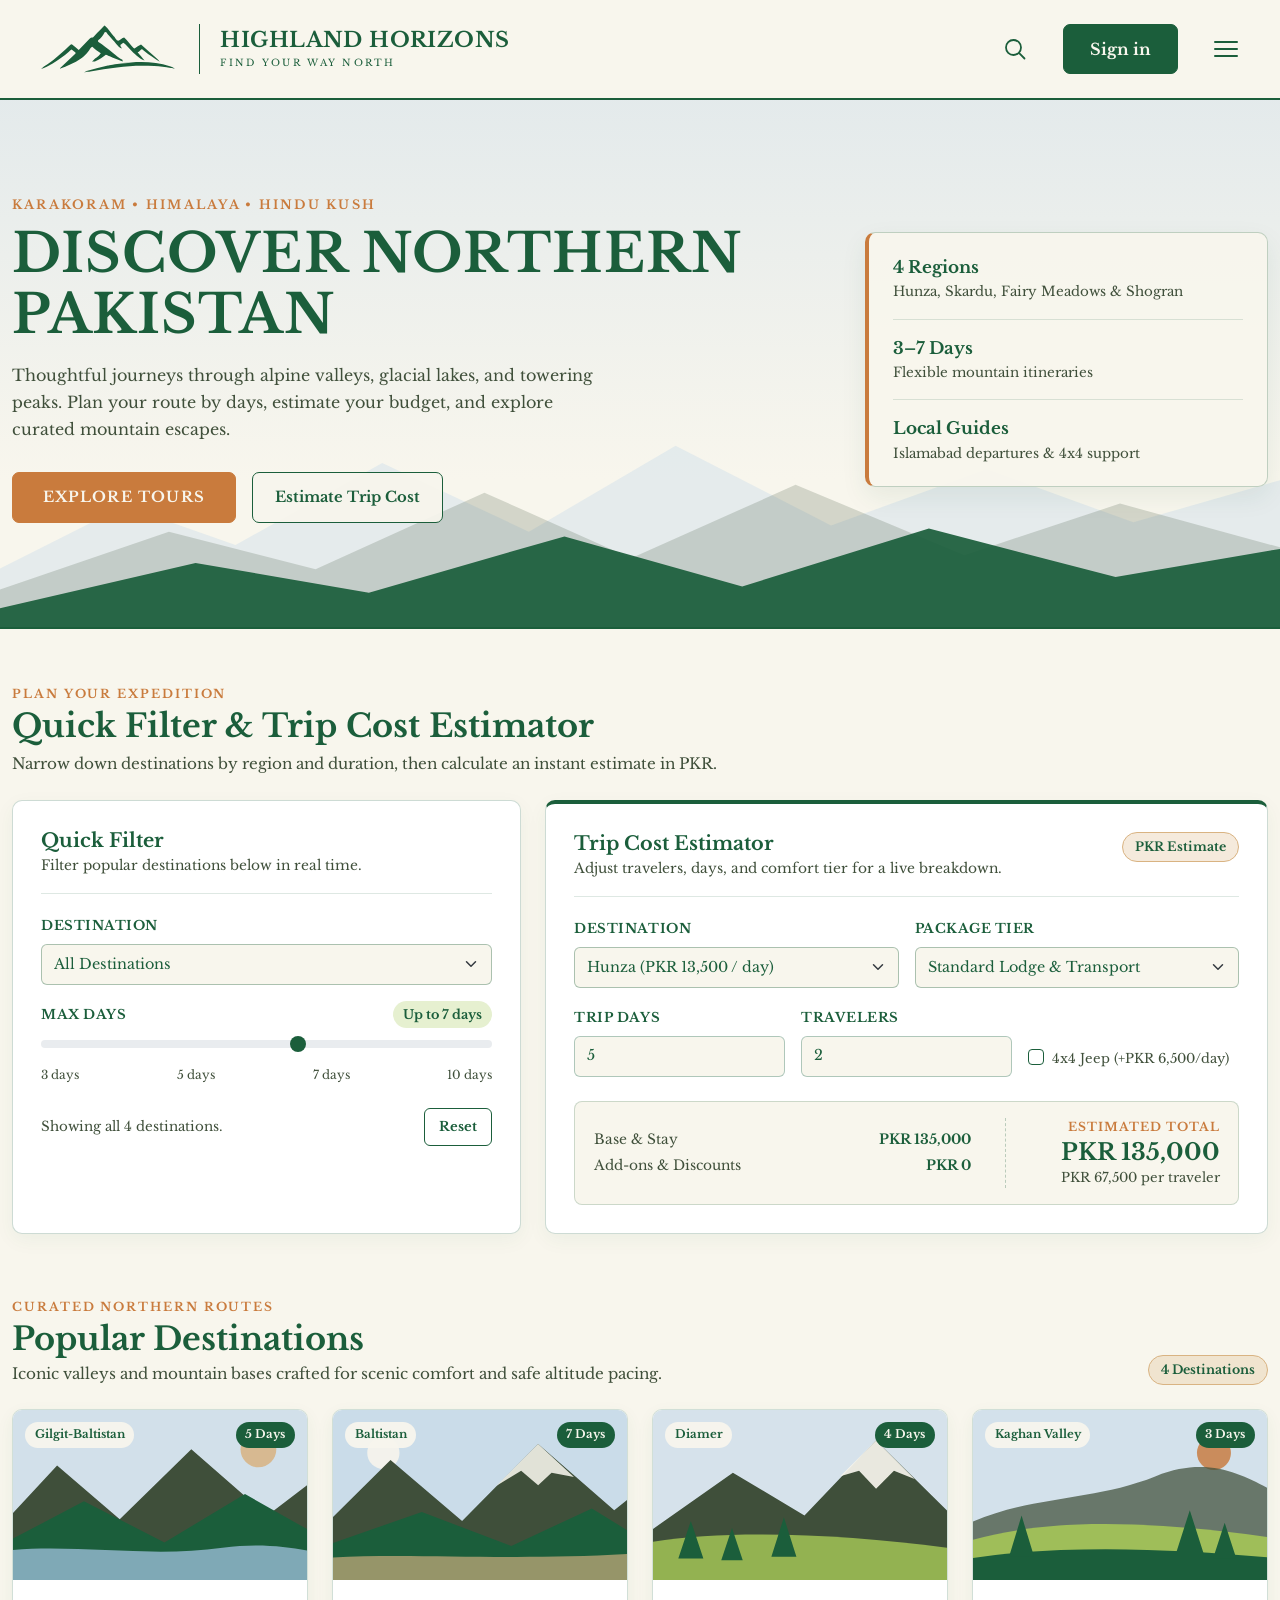
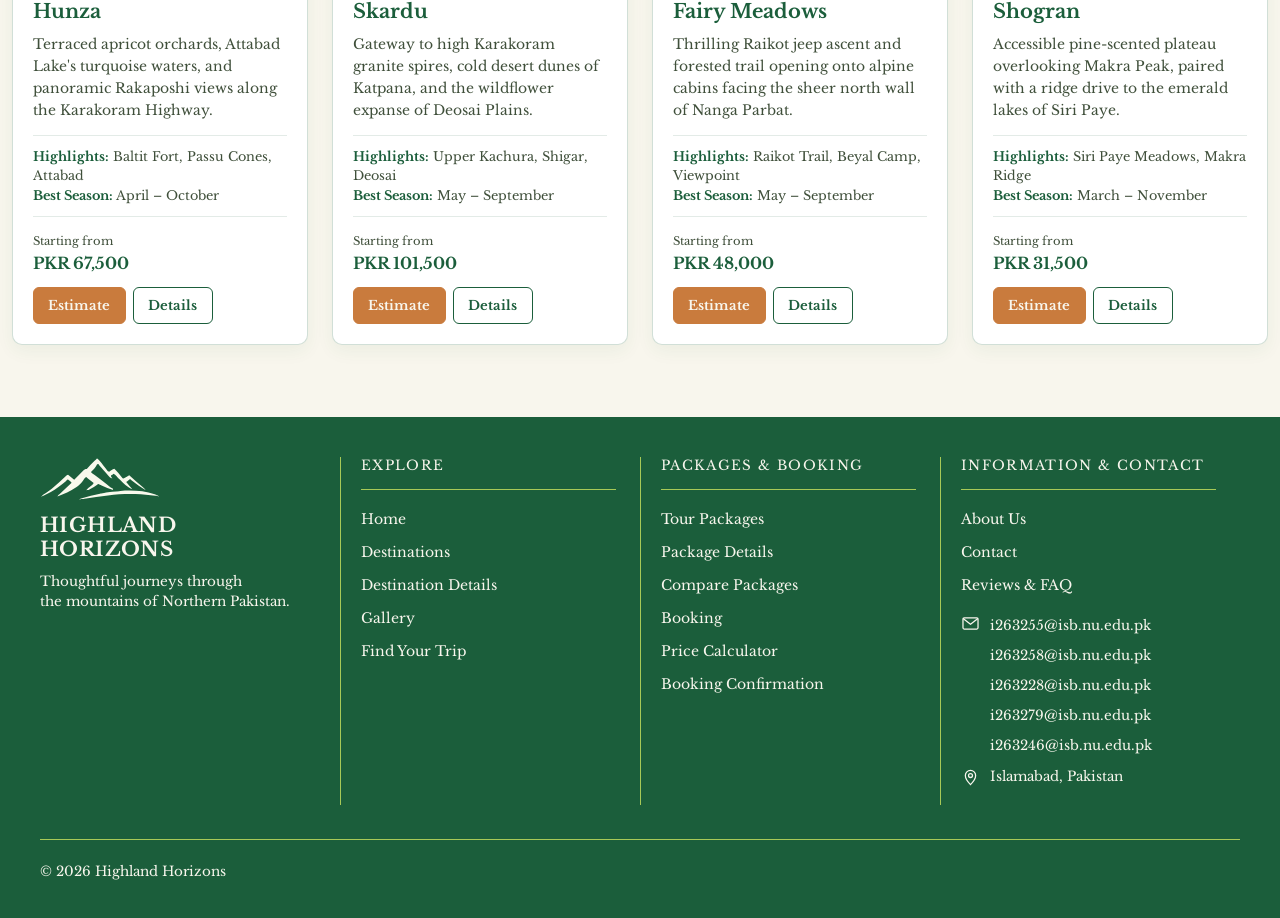
<file: index.html>
<!DOCTYPE html>
<html lang="en">
<head>
  <meta charset="UTF-8">
  <meta name="viewport" content="width=device-width, initial-scale=1.0">
  <title>Highland Horizons — Discover Northern Pakistan</title>
  <meta
    name="description"
    content="Thoughtful journeys through the mountains of Northern Pakistan. Explore Hunza, Skardu, Fairy Meadows, and Shogran with Highland Horizons."
  >

  <!-- Shared CSS dependencies matching Highland Horizons layout -->
  <link
    href="https://cdn.jsdelivr.net/npm/bootstrap@5.3.3/dist/css/bootstrap.min.css"
    rel="stylesheet"
    integrity="sha384-QWTKZyjpPEjISv5WaRU9OFeRpok6YctnYmDr5pNlyT2bRjXh0JMhjY6hW+ALEwIH"
    crossorigin="anonymous"
  >
  <link rel="stylesheet" href="assets/css/layout.css">
  <link rel="stylesheet" href="css/faha.css">
</head>
<body data-hh-active-page="home">
  <!-- Shared Header Placeholder (injected by assets/js/layout.js) -->
  <div id="site-header"></div>

  <main class="hh-home-main">
    <!-- ================================================================
         HERO SECTION
         ================================================================ -->
    <section class="hh-hero" aria-labelledby="hhHeroHeading">
      <div class="hh-hero-sky" aria-hidden="true">
        <svg
          class="hh-hero-mountains"
          viewBox="0 0 1440 320"
          preserveAspectRatio="none"
          focusable="false"
        >
          <path
            d="M0 245L140 165L265 215L430 110L595 198L760 88L935 190L1110 118L1275 186L1440 132V320H0Z"
            fill="#A7C7E7"
            fill-opacity="0.24"
          />
          <path
            d="M0 272L190 198L355 246L545 148L710 232L895 138L1085 228L1260 162L1440 218V320H0Z"
            fill="#3F4F3A"
            fill-opacity="0.2"
          />
          <path
            d="M0 296L220 238L415 276L635 204L835 268L1045 194L1255 256L1440 220V320H0Z"
            fill="#1B5E3B"
            fill-opacity="0.92"
          />
        </svg>
      </div>

      <div class="container hh-home-container hh-hero-content">
        <div class="row align-items-center g-4">
          <div class="col-12 col-lg-8">
            <p class="hh-hero-eyebrow mb-2">Karakoram &bull; Himalaya &bull; Hindu Kush</p>
            <h1 id="hhHeroHeading" class="hh-hero-title">DISCOVER NORTHERN PAKISTAN</h1>
            <p class="hh-hero-subtitle">
              Thoughtful journeys through alpine valleys, glacial lakes, and towering peaks.
              Plan your route by days, estimate your budget, and explore curated mountain escapes.
            </p>
            <div class="hh-hero-actions d-flex flex-wrap align-items-center gap-3">
              <a href="#destinations" class="btn hh-hero-cta">EXPLORE TOURS</a>
              <a href="#trip-planner" class="btn hh-hero-secondary">Estimate Trip Cost</a>
            </div>
          </div>

          <div class="col-12 col-lg-4">
            <aside class="hh-hero-highlights" aria-label="Trip highlights">
              <div class="hh-highlight-item">
                <span class="hh-highlight-value">4 Regions</span>
                <span class="hh-highlight-label">Hunza, Skardu, Fairy Meadows &amp; Shogran</span>
              </div>
              <div class="hh-highlight-item">
                <span class="hh-highlight-value">3–7 Days</span>
                <span class="hh-highlight-label">Flexible mountain itineraries</span>
              </div>
              <div class="hh-highlight-item">
                <span class="hh-highlight-value">Local Guides</span>
                <span class="hh-highlight-label">Islamabad departures &amp; 4x4 support</span>
              </div>
            </aside>
          </div>
        </div>
      </div>
    </section>

    <!-- ================================================================
         QUICK FILTER & TRIP COST ESTIMATOR
         ================================================================ -->
    <section id="trip-planner" class="hh-planner-section" aria-labelledby="hhPlannerHeading">
      <div class="container hh-home-container">
        <div class="hh-section-header text-center text-md-start mb-4">
          <p class="hh-section-eyebrow mb-1">Plan Your Expedition</p>
          <h2 id="hhPlannerHeading" class="hh-section-title mb-2">Quick Filter &amp; Trip Cost Estimator</h2>
          <p class="hh-section-lead mb-0">
            Narrow down destinations by region and duration, then calculate an instant estimate in PKR.
          </p>
        </div>

        <div class="row g-4 align-items-stretch">
          <!-- Quick Filter Card -->
          <div class="col-12 col-lg-5">
            <div class="hh-panel-card h-100">
              <div class="hh-panel-card-header">
                <h3 class="hh-panel-title mb-1">Quick Filter</h3>
                <p class="hh-panel-subtitle mb-0">Filter popular destinations below in real time.</p>
              </div>

              <form id="hhQuickFilterForm" class="hh-filter-form" novalidate>
                <div class="mb-3">
                  <label for="hhFilterDestination" class="form-label hh-form-label">Destination</label>
                  <select id="hhFilterDestination" class="form-select hh-form-control">
                    <option value="all" selected>All Destinations</option>
                    <option value="hunza">Hunza</option>
                    <option value="skardu">Skardu</option>
                    <option value="fairy-meadows">Fairy Meadows</option>
                    <option value="shogran">Shogran</option>
                  </select>
                </div>

                <div class="mb-3">
                  <div class="d-flex justify-content-between align-items-center mb-1">
                    <label for="hhFilterMaxDays" class="form-label hh-form-label mb-0">Max Days</label>
                    <span id="hhMaxDaysValue" class="hh-range-badge">Up to 7 days</span>
                  </div>
                  <input
                    type="range"
                    id="hhFilterMaxDays"
                    class="form-range hh-range-input"
                    min="3"
                    max="10"
                    step="1"
                    value="7"
                  >
                  <div class="d-flex justify-content-between hh-range-ticks">
                    <span>3 days</span>
                    <span>5 days</span>
                    <span>7 days</span>
                    <span>10 days</span>
                  </div>
                </div>

                <div class="d-flex flex-wrap align-items-center justify-content-between gap-2 pt-2">
                  <p id="hhFilterStatus" class="hh-filter-status mb-0" aria-live="polite">
                    Showing all 4 destinations.
                  </p>
                  <button type="button" id="hhFilterReset" class="btn hh-btn-outline">
                    Reset
                  </button>
                </div>
              </form>
            </div>
          </div>

          <!-- Trip Cost Estimator Card -->
          <div class="col-12 col-lg-7">
            <div class="hh-panel-card hh-estimator-card h-100">
              <div class="hh-panel-card-header d-flex flex-wrap justify-content-between align-items-start gap-2">
                <div>
                  <h3 class="hh-panel-title mb-1">Trip Cost Estimator</h3>
                  <p class="hh-panel-subtitle mb-0">Adjust travelers, days, and comfort tier for a live breakdown.</p>
                </div>
                <span class="hh-currency-pill">PKR Estimate</span>
              </div>

              <form id="hhEstimatorForm" class="hh-estimator-form" novalidate>
                <div class="row g-3">
                  <div class="col-12 col-sm-6">
                    <label for="hhEstDestination" class="form-label hh-form-label">Destination</label>
                    <select id="hhEstDestination" class="form-select hh-form-control">
                      <option value="hunza" selected>Hunza (PKR 13,500 / day)</option>
                      <option value="skardu">Skardu (PKR 14,500 / day)</option>
                      <option value="fairy-meadows">Fairy Meadows (PKR 12,000 / day)</option>
                      <option value="shogran">Shogran (PKR 10,500 / day)</option>
                    </select>
                  </div>

                  <div class="col-12 col-sm-6">
                    <label for="hhEstTier" class="form-label hh-form-label">Package Tier</label>
                    <select id="hhEstTier" class="form-select hh-form-control">
                      <option value="standard" selected>Standard Lodge &amp; Transport</option>
                      <option value="comfort">Comfort Boutique Stay (+25%)</option>
                      <option value="expedition">Guided Private Expedition (+50%)</option>
                    </select>
                  </div>

                  <div class="col-6 col-sm-4">
                    <label for="hhEstDays" class="form-label hh-form-label">Trip Days</label>
                    <input
                      type="number"
                      id="hhEstDays"
                      class="form-control hh-form-control"
                      min="2"
                      max="14"
                      value="5"
                    >
                  </div>

                  <div class="col-6 col-sm-4">
                    <label for="hhEstTravelers" class="form-label hh-form-label">Travelers</label>
                    <input
                      type="number"
                      id="hhEstTravelers"
                      class="form-control hh-form-control"
                      min="1"
                      max="12"
                      value="2"
                    >
                  </div>

                  <div class="col-12 col-sm-4 d-flex align-items-end">
                    <div class="form-check hh-jeep-check mb-2">
                      <input class="form-check-input" type="checkbox" id="hhEstJeep">
                      <label class="form-check-label hh-check-label" for="hhEstJeep">
                        4x4 Jeep (+PKR 6,500/day)
                      </label>
                    </div>
                  </div>
                </div>

                <div class="hh-estimate-output mt-4">
                  <div class="hh-estimate-breakdown">
                    <div class="hh-estimate-line">
                      <span>Base &amp; Stay</span>
                      <strong id="hhEstBaseAmount">PKR 135,000</strong>
                    </div>
                    <div class="hh-estimate-line">
                      <span>Add-ons &amp; Discounts</span>
                      <strong id="hhEstAdjustmentAmount">PKR 0</strong>
                    </div>
                  </div>
                  <div class="hh-estimate-total-box">
                    <span class="hh-estimate-total-label">Estimated Total</span>
                    <strong id="hhEstTotalAmount" class="hh-estimate-total-value">PKR 135,000</strong>
                    <span id="hhEstPerPerson" class="hh-estimate-per-person">PKR 67,500 per traveler</span>
                  </div>
                </div>
              </form>
            </div>
          </div>
        </div>
      </div>
    </section>

    <!-- ================================================================
         POPULAR DESTINATIONS
         ================================================================ -->
    <section id="destinations" class="hh-destinations-section" aria-labelledby="hhDestinationsHeading">
      <div class="container hh-home-container">
        <div class="d-flex flex-column flex-md-row align-items-start justify-content-between align-items-md-end gap-2 mb-4">
          <div>
            <p class="hh-section-eyebrow mb-1">Curated Northern Routes</p>
            <h2 id="hhDestinationsHeading" class="hh-section-title mb-1">Popular Destinations</h2>
            <p class="hh-section-lead mb-0">
              Iconic valleys and mountain bases crafted for scenic comfort and safe altitude pacing.
            </p>
          </div>
          <span id="hhDestinationsCount" class="hh-count-pill">4 Destinations</span>
        </div>

        <div id="hhDestinationsGrid" class="row g-4">
          <!-- Card 1: Hunza -->
          <div
            class="col-12 col-md-6 col-xl-3 hh-dest-col"
            data-destination="hunza"
            data-days="5"
            data-name="Hunza"
          >
            <article class="hh-dest-card h-100">
              <div class="hh-dest-visual hh-visual-hunza" aria-hidden="true">
                <svg viewBox="0 0 360 190" preserveAspectRatio="xMidYMid slice" focusable="false">
                  <rect width="360" height="190" fill="#A7C7E7" fill-opacity="0.48" />
                  <circle cx="290" cy="44" r="20" fill="#D9B382" fill-opacity="0.85" />
                  <path d="M0 132L65 62L135 122L215 44L300 118L360 72V190H0Z" fill="#3F4F3A" />
                  <path d="M0 152L95 102L185 148L275 94L360 142V190H0Z" fill="#1B5E3B" />
                  <path d="M0 158C80 148 165 166 250 154C295 148 330 154 360 160V190H0Z" fill="#A7C7E7" fill-opacity="0.72" />
                </svg>
                <span class="hh-dest-badge">Gilgit-Baltistan</span>
                <span class="hh-dest-days">5 Days</span>
              </div>
              <div class="hh-dest-body">
                <h3 class="hh-dest-title">Hunza</h3>
                <p class="hh-dest-desc">
                  Terraced apricot orchards, Attabad Lake's turquoise waters, and panoramic Rakaposhi views along the Karakoram Highway.
                </p>
                <ul class="list-unstyled hh-dest-meta">
                  <li><strong>Highlights:</strong> Baltit Fort, Passu Cones, Attabad</li>
                  <li><strong>Best Season:</strong> April – October</li>
                </ul>
                <div class="hh-dest-footer">
                  <div>
                    <span class="hh-price-label">Starting from</span>
                    <strong class="hh-price-value">PKR 67,500</strong>
                  </div>
                  <div class="hh-dest-actions">
                    <button
                      type="button"
                      class="btn hh-btn-accent hh-select-estimate"
                      data-dest-key="hunza"
                      data-dest-days="5"
                    >
                      Estimate
                    </button>
                    <button
                      type="button"
                      class="btn hh-btn-outline hh-view-details"
                      data-dest-key="hunza"
                    >
                      Details
                    </button>
                  </div>
                </div>
              </div>
            </article>
          </div>

          <!-- Card 2: Skardu -->
          <div
            class="col-12 col-md-6 col-xl-3 hh-dest-col"
            data-destination="skardu"
            data-days="7"
            data-name="Skardu"
          >
            <article class="hh-dest-card h-100">
              <div class="hh-dest-visual hh-visual-skardu" aria-hidden="true">
                <svg viewBox="0 0 360 190" preserveAspectRatio="xMidYMid slice" focusable="false">
                  <rect width="360" height="190" fill="#A7C7E7" fill-opacity="0.55" />
                  <circle cx="72" cy="48" r="18" fill="#F8F6ED" fill-opacity="0.9" />
                  <path d="M0 135L80 56L160 124L245 38L330 112L360 88V190H0Z" fill="#3F4F3A" />
                  <path d="M198 85L245 38L285 75L260 70L245 84L226 68Z" fill="#F8F6ED" fill-opacity="0.88" />
                  <path d="M0 154L115 114L215 152L305 110L360 144V190H0Z" fill="#1B5E3B" />
                  <path d="M0 166C95 158 210 170 360 160V190H0Z" fill="#D9B382" fill-opacity="0.65" />
                </svg>
                <span class="hh-dest-badge">Baltistan</span>
                <span class="hh-dest-days">7 Days</span>
              </div>
              <div class="hh-dest-body">
                <h3 class="hh-dest-title">Skardu</h3>
                <p class="hh-dest-desc">
                  Gateway to high Karakoram granite spires, cold desert dunes of Katpana, and the wildflower expanse of Deosai Plains.
                </p>
                <ul class="list-unstyled hh-dest-meta">
                  <li><strong>Highlights:</strong> Upper Kachura, Shigar, Deosai</li>
                  <li><strong>Best Season:</strong> May – September</li>
                </ul>
                <div class="hh-dest-footer">
                  <div>
                    <span class="hh-price-label">Starting from</span>
                    <strong class="hh-price-value">PKR 101,500</strong>
                  </div>
                  <div class="hh-dest-actions">
                    <button
                      type="button"
                      class="btn hh-btn-accent hh-select-estimate"
                      data-dest-key="skardu"
                      data-dest-days="7"
                    >
                      Estimate
                    </button>
                    <button
                      type="button"
                      class="btn hh-btn-outline hh-view-details"
                      data-dest-key="skardu"
                    >
                      Details
                    </button>
                  </div>
                </div>
              </div>
            </article>
          </div>

          <!-- Card 3: Fairy Meadows -->
          <div
            class="col-12 col-md-6 col-xl-3 hh-dest-col"
            data-destination="fairy-meadows"
            data-days="4"
            data-name="Fairy Meadows"
          >
            <article class="hh-dest-card h-100">
              <div class="hh-dest-visual hh-visual-fairy" aria-hidden="true">
                <svg viewBox="0 0 360 190" preserveAspectRatio="xMidYMid slice" focusable="false">
                  <rect width="360" height="190" fill="#A7C7E7" fill-opacity="0.42" />
                  <path d="M0 144L105 70L185 118L265 34L360 128V190H0Z" fill="#3F4F3A" />
                  <path d="M225 74L265 34L308 77L285 68L265 88L246 68Z" fill="#F8F6ED" fill-opacity="0.92" />
                  <path d="M0 150C90 132 230 138 360 156V190H0Z" fill="#A7C957" fill-opacity="0.82" />
                  <path d="M44 166L58 124L72 166ZM92 168L104 132L116 168ZM148 164L162 120L176 164Z" fill="#1B5E3B" />
                </svg>
                <span class="hh-dest-badge">Diamer</span>
                <span class="hh-dest-days">4 Days</span>
              </div>
              <div class="hh-dest-body">
                <h3 class="hh-dest-title">Fairy Meadows</h3>
                <p class="hh-dest-desc">
                  Thrilling Raikot jeep ascent and forested trail opening onto alpine cabins facing the sheer north wall of Nanga Parbat.
                </p>
                <ul class="list-unstyled hh-dest-meta">
                  <li><strong>Highlights:</strong> Raikot Trail, Beyal Camp, Viewpoint</li>
                  <li><strong>Best Season:</strong> May – September</li>
                </ul>
                <div class="hh-dest-footer">
                  <div>
                    <span class="hh-price-label">Starting from</span>
                    <strong class="hh-price-value">PKR 48,000</strong>
                  </div>
                  <div class="hh-dest-actions">
                    <button
                      type="button"
                      class="btn hh-btn-accent hh-select-estimate"
                      data-dest-key="fairy-meadows"
                      data-dest-days="4"
                    >
                      Estimate
                    </button>
                    <button
                      type="button"
                      class="btn hh-btn-outline hh-view-details"
                      data-dest-key="fairy-meadows"
                    >
                      Details
                    </button>
                  </div>
                </div>
              </div>
            </article>
          </div>

          <!-- Card 4: Shogran -->
          <div
            class="col-12 col-md-6 col-xl-3 hh-dest-col"
            data-destination="shogran"
            data-days="3"
            data-name="Shogran"
          >
            <article class="hh-dest-card h-100">
              <div class="hh-dest-visual hh-visual-shogran" aria-hidden="true">
                <svg viewBox="0 0 360 190" preserveAspectRatio="xMidYMid slice" focusable="false">
                  <rect width="360" height="190" fill="#A7C7E7" fill-opacity="0.46" />
                  <circle cx="285" cy="48" r="19" fill="#C97B3D" fill-opacity="0.82" />
                  <path d="M0 132C75 94 145 104 220 74C285 48 325 78 360 95V190H0Z" fill="#3F4F3A" fill-opacity="0.72" />
                  <path d="M0 150C95 118 220 124 360 144V190H0Z" fill="#A7C957" fill-opacity="0.88" />
                  <path d="M0 168C115 148 250 156 360 166V190H0Z" fill="#1B5E3B" />
                  <path d="M56 164L70 118L84 164ZM242 162L258 112L274 162ZM284 166L297 126L310 166Z" fill="#1B5E3B" />
                </svg>
                <span class="hh-dest-badge">Kaghan Valley</span>
                <span class="hh-dest-days">3 Days</span>
              </div>
              <div class="hh-dest-body">
                <h3 class="hh-dest-title">Shogran</h3>
                <p class="hh-dest-desc">
                  Accessible pine-scented plateau overlooking Makra Peak, paired with a ridge drive to the emerald lakes of Siri Paye.
                </p>
                <ul class="list-unstyled hh-dest-meta">
                  <li><strong>Highlights:</strong> Siri Paye Meadows, Makra Ridge</li>
                  <li><strong>Best Season:</strong> March – November</li>
                </ul>
                <div class="hh-dest-footer">
                  <div>
                    <span class="hh-price-label">Starting from</span>
                    <strong class="hh-price-value">PKR 31,500</strong>
                  </div>
                  <div class="hh-dest-actions">
                    <button
                      type="button"
                      class="btn hh-btn-accent hh-select-estimate"
                      data-dest-key="shogran"
                      data-dest-days="3"
                    >
                      Estimate
                    </button>
                    <button
                      type="button"
                      class="btn hh-btn-outline hh-view-details"
                      data-dest-key="shogran"
                    >
                      Details
                    </button>
                  </div>
                </div>
              </div>
            </article>
          </div>
        </div>

        <!-- Empty filter state -->
        <div id="hhEmptyFilterState" class="hh-empty-state text-center" hidden>
          <p class="mb-3" id="hhEmptyFilterMessage">
            No destinations match the selected filter criteria.
          </p>
          <button type="button" id="hhEmptyResetBtn" class="btn hh-hero-cta">
            Show All Destinations
          </button>
        </div>
      </div>
    </section>
  </main>

  <!-- Destination Quick-View Modal -->
  <div
    class="modal fade"
    id="hhDestModal"
    tabindex="-1"
    aria-labelledby="hhDestModalTitle"
    aria-hidden="true"
  >
    <div class="modal-dialog modal-dialog-centered">
      <div class="modal-content hh-modal-content">
        <div class="modal-header hh-modal-header">
          <div>
            <span id="hhModalRegion" class="hh-modal-region"></span>
            <h2 class="modal-title hh-modal-title" id="hhDestModalTitle">Destination</h2>
          </div>
          <button
            type="button"
            class="btn-close"
            data-bs-dismiss="modal"
            aria-label="Close destination details"
          ></button>
        </div>
        <div class="modal-body hh-modal-body">
          <p id="hhModalSummary" class="mb-3"></p>
          <div class="hh-modal-facts">
            <div><strong>Recommended Duration:</strong> <span id="hhModalDays"></span></div>
            <div><strong>Altitude:</strong> <span id="hhModalAltitude"></span></div>
            <div><strong>Base Rate:</strong> <span id="hhModalRate"></span></div>
          </div>
        </div>
        <div class="modal-footer hh-modal-footer">
          <button type="button" class="btn hh-btn-outline" data-bs-dismiss="modal">Close</button>
          <button type="button" id="hhModalEstimateBtn" class="btn hh-btn-accent">
            Estimate This Trip
          </button>
        </div>
      </div>
    </div>
  </div>

  <!-- Shared Footer Placeholder (injected by assets/js/layout.js) -->
  <div id="site-footer"></div>

  <!-- Shared JS dependencies matching Highland Horizons layout -->
  <script
    src="https://cdn.jsdelivr.net/npm/bootstrap@5.3.3/dist/js/bootstrap.bundle.min.js"
    integrity="sha384-YvpcrYf0tY3lHB60NNkmXc5s9fDVZLESaAA55NDzOxhy9GkcIdslK1eN7N6jIeHz"
    crossorigin="anonymous"
  ></script>
  <script src="assets/js/layout.js"></script>
  <script src="js/faha.js"></script>
</body>
</html>
</file>
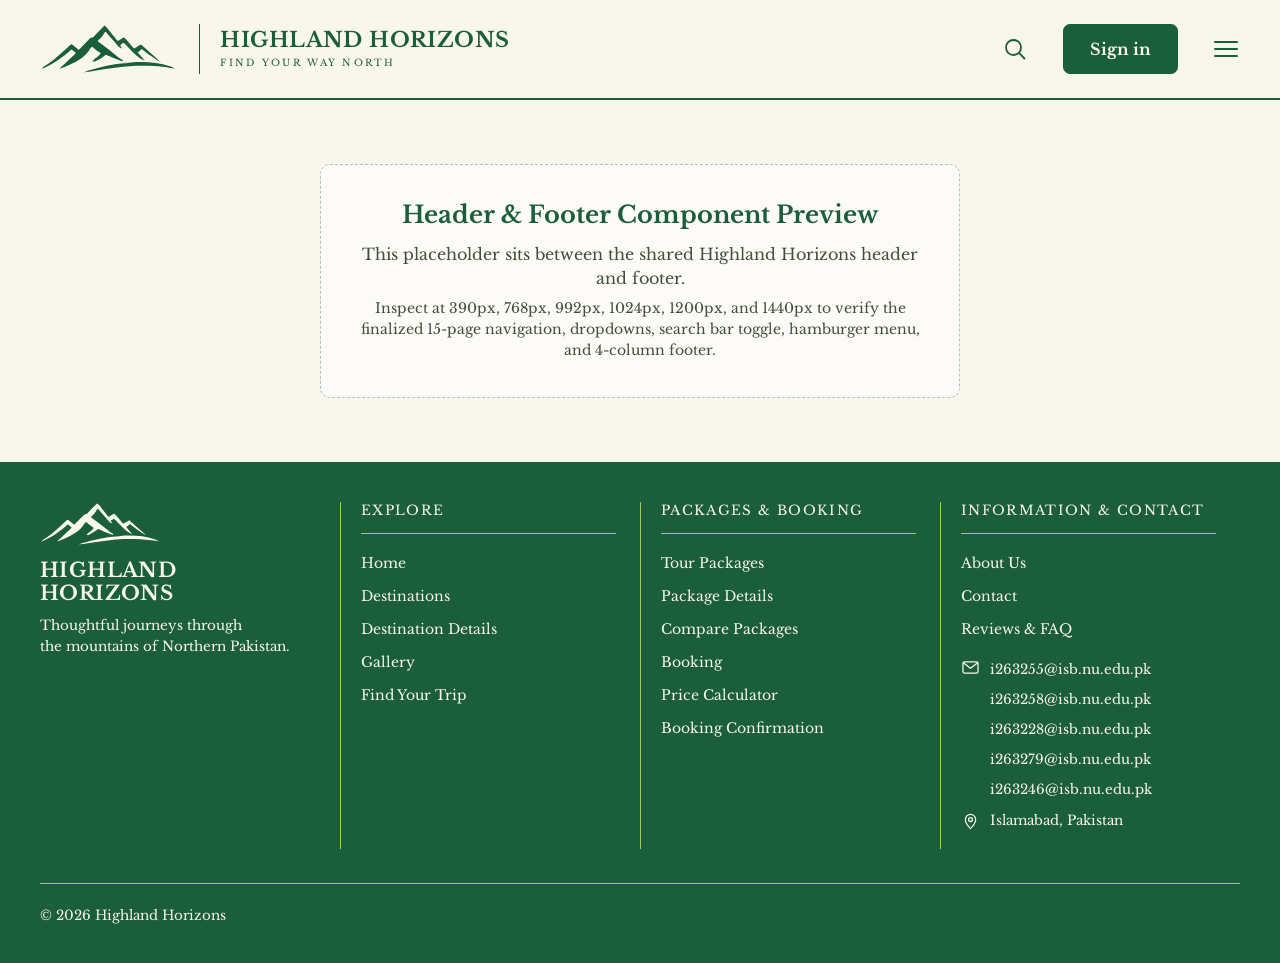
<file: header-footer-preview.html>
<!DOCTYPE html>
<html lang="en">
<head>
  <meta charset="UTF-8">
  <meta name="viewport" content="width=device-width, initial-scale=1.0">
  <title>Highland Horizons — Header &amp; Footer Preview</title>

  <!--
    Required shared CSS dependencies for all Highland Horizons pages:
    1. Bootstrap 5.3 CSS (must load before layout.css)
    2. assets/css/layout.css (automatically imports Libre Baskerville 400 & 700 and defines shared tokens)
  -->
  <link
    href="https://cdn.jsdelivr.net/npm/bootstrap@5.3.3/dist/css/bootstrap.min.css"
    rel="stylesheet"
    integrity="sha384-QWTKZyjpPEjISv5WaRU9OFeRpok6YctnYmDr5pNlyT2bRjXh0JMhjY6hW+ALEwIH"
    crossorigin="anonymous"
  >
  <link rel="stylesheet" href="assets/css/layout.css">

  <style>
    body {
      min-height: 100vh;
      display: flex;
      flex-direction: column;
      background-color: var(--hh-cream);
      font-family: var(--hh-font-serif);
      color: var(--hh-olive-green);
    }

    main.hh-preview-placeholder {
      flex: 1 0 auto;
      display: flex;
      align-items: center;
      justify-content: center;
      padding: 4rem 1.5rem;
    }

    .hh-preview-card {
      max-width: 640px;
      border: 1px dashed rgba(27, 94, 59, 0.35);
      border-radius: 10px;
      padding: 2.25rem 1.75rem;
      background-color: rgba(255, 255, 255, 0.55);
      text-align: center;
    }

    .hh-preview-card h1 {
      color: var(--hh-forest-green);
      font-size: 1.5rem;
      font-weight: 700;
      margin-bottom: 0.75rem;
    }
  </style>
</head>
<body>
  <!-- Shared Header Placeholder -->
  <div id="site-header"></div>

  <!-- Minimal Main-Content Placeholder for Preview -->
  <main class="hh-preview-placeholder">
    <div class="hh-preview-card">
      <h1>Header &amp; Footer Component Preview</h1>
      <p class="mb-2">
        This placeholder sits between the shared Highland Horizons header and footer.
      </p>
      <p class="small mb-0">
        Inspect at 390px, 768px, 992px, 1024px, 1200px, and 1440px to verify the finalized
        15-page navigation, dropdowns, search bar toggle, hamburger menu, and 4-column footer.
      </p>
    </div>
  </main>

  <!-- Shared Footer Placeholder -->
  <div id="site-footer"></div>

  <!--
    Required shared JavaScript dependencies for all Highland Horizons pages:
    1. Bootstrap 5.3 Bundle JS (includes Popper for dropdowns and mobile collapse)
    2. assets/js/layout.js (loads components/header.html and components/footer.html via fetch())
       Note: From a subfolder such as pages/about.html, use ../assets/js/layout.js (and ../assets/css/layout.css).
  -->
  <script
    src="https://cdn.jsdelivr.net/npm/bootstrap@5.3.3/dist/js/bootstrap.bundle.min.js"
    integrity="sha384-YvpcrYf0tY3lHB60NNkmXc5s9fDVZLESaAA55NDzOxhy9GkcIdslK1eN7N6jIeHz"
    crossorigin="anonymous"
  ></script>
  <script src="assets/js/layout.js"></script>
</body>
</html>
</file>
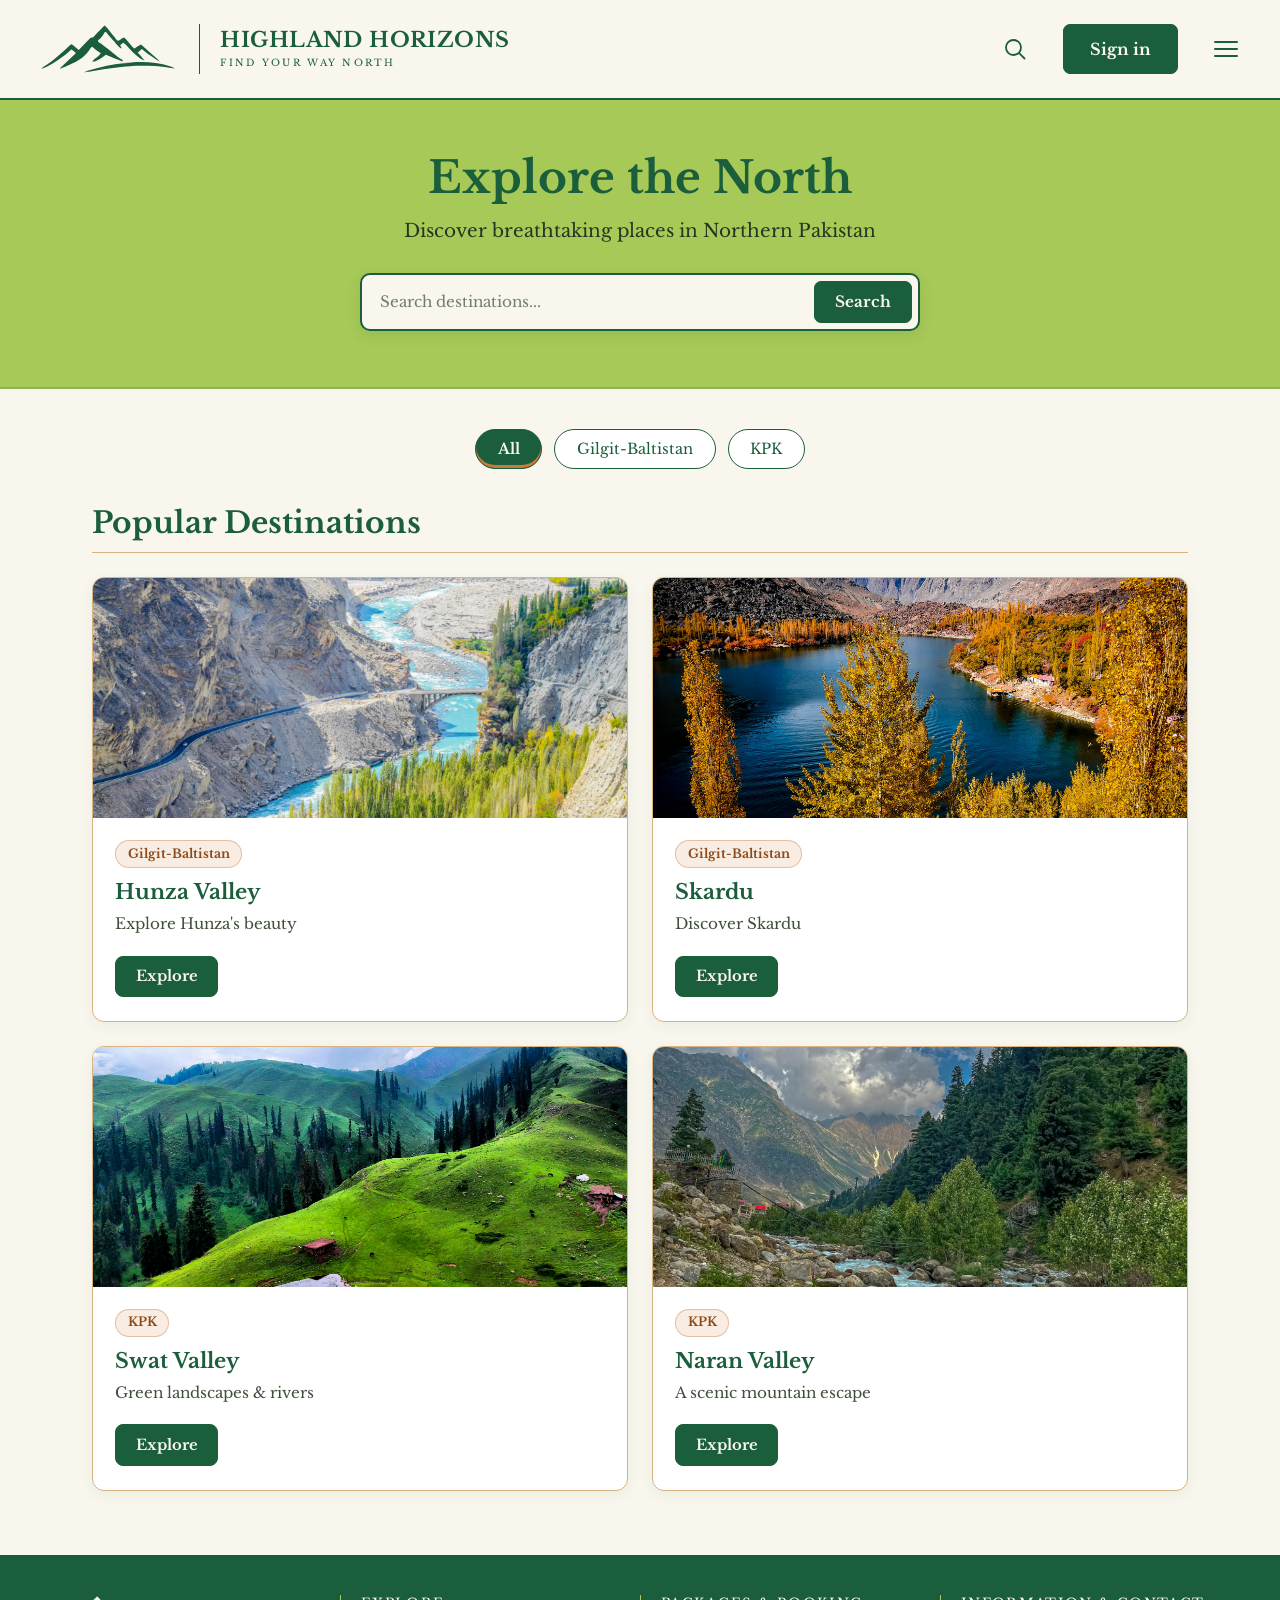
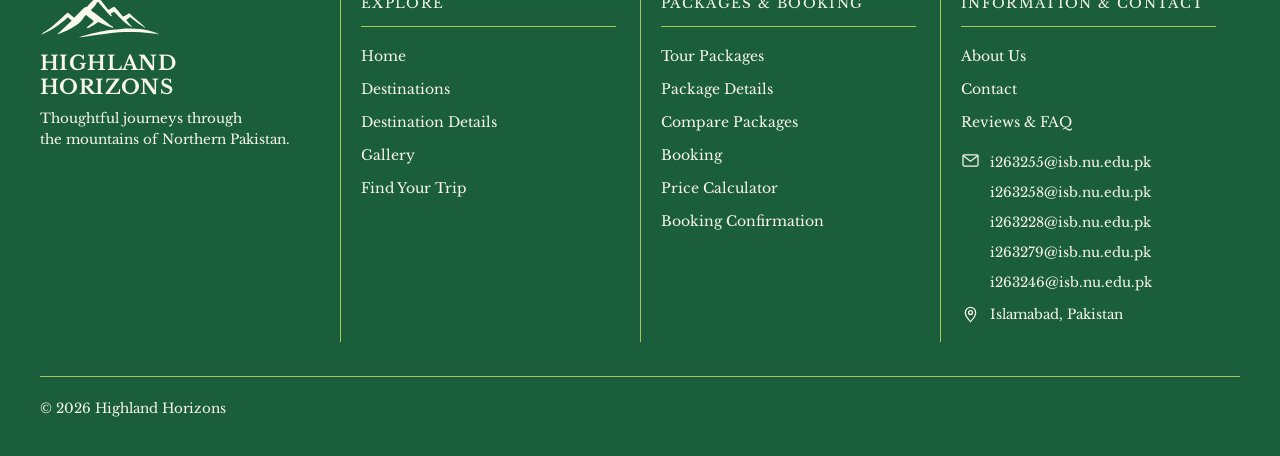
<file: pages/destinations.html>
<!DOCTYPE html>
<html lang="en">
<head>
  <meta charset="UTF-8">
  <meta name="viewport" content="width=device-width, initial-scale=1.0">
  <title>Destinations — Highland Horizons</title>

  <!-- Shared CSS dependencies (Bootstrap 5.3 before layout.css) -->
  <link
    href="https://cdn.jsdelivr.net/npm/bootstrap@5.3.3/dist/css/bootstrap.min.css"
    rel="stylesheet"
    integrity="sha384-QWTKZyjpPEjISv5WaRU9OFeRpok6YctnYmDr5pNlyT2bRjXh0JMhjY6hW+ALEwIH"
    crossorigin="anonymous"
  >
  <link rel="stylesheet" href="../assets/css/layout.css">
  <link rel="stylesheet" href="../assets/css/destinations.css">
</head>
<body data-hh-active-page="destinations">
  <!-- Shared Header (dynamically refreshed by assets/js/layout.js over HTTP; fallback for file:// viewing) -->
  <div id="site-header">
    <header class="hh-header">
      <nav class="navbar hh-navbar" aria-label="Main navigation">
        <div class="hh-header-inner container-fluid">
          <a
            class="hh-brand text-decoration-none"
            data-hh-page="home"
            data-hh-href="#"
            href="#"
            title="Home (page path pending confirmation)"
          >
            <img
              src="../assets/images/logo.svg"
              data-hh-src="assets/images/logo.svg"
              alt="Highland Horizons mountain logo"
              class="hh-header-logo"
            >
            <span class="hh-brand-divider d-none d-lg-block" aria-hidden="true"></span>
            <span class="hh-brand-text">
              <span class="hh-brand-title">HIGHLAND <span class="d-block d-lg-inline">HORIZONS</span></span>
              <span class="hh-brand-tagline d-none d-lg-block">FIND YOUR WAY NORTH</span>
            </span>
          </a>

          <div class="hh-header-controls d-flex align-items-center">
            <button
              type="button"
              class="hh-icon-btn hh-search-trigger"
              aria-label="Toggle search"
              aria-expanded="false"
              aria-controls="hhSearchPanel"
            >
              <svg class="hh-search-icon" viewBox="0 0 24 24" fill="none" aria-hidden="true">
                <circle cx="10.5" cy="10.5" r="7.5" stroke="currentColor" stroke-width="1.8" />
                <line x1="16.2" y1="16.2" x2="21.5" y2="21.5" stroke="currentColor" stroke-width="1.8" stroke-linecap="round" />
              </svg>
            </button>

            <a
              class="btn hh-signin-btn d-none d-md-inline-flex"
              data-hh-page="login-signup"
              data-hh-href="#"
              href="#"
            >Sign in</a>

            <button
              class="navbar-toggler hh-toggler"
              type="button"
              data-bs-toggle="collapse"
              data-bs-target="#hhMainNav"
              aria-controls="hhMainNav"
              aria-expanded="false"
              aria-label="Toggle navigation menu"
            >
              <svg class="hh-hamburger-icon" viewBox="0 0 24 18" fill="none" aria-hidden="true">
                <line x1="1" y1="2" x2="23" y2="2" stroke="currentColor" stroke-width="2" stroke-linecap="round" />
                <line x1="1" y1="9" x2="23" y2="9" stroke="currentColor" stroke-width="2" stroke-linecap="round" />
                <line x1="1" y1="16" x2="23" y2="16" stroke="currentColor" stroke-width="2" stroke-linecap="round" />
              </svg>
            </button>
          </div>

          <div class="collapse navbar-collapse hh-nav-collapse" id="hhMainNav">
            <div class="hh-nav-drawer">
              <ul class="navbar-nav hh-nav-list">
                <li class="nav-item">
                  <a class="nav-link hh-nav-link" data-hh-page="home" data-hh-href="#" href="#">Home</a>
                </li>

                <li class="nav-item dropdown">
                  <a
                    class="nav-link hh-nav-link dropdown-toggle hh-dropdown-toggle active"
                    href="#"
                    id="hhDestinationsDropdown"
                    role="button"
                    data-bs-toggle="dropdown"
                    aria-expanded="false"
                  >
                    <span>Destinations</span>
                    <svg class="hh-chevron-icon" viewBox="0 0 12 8" fill="none" aria-hidden="true">
                      <path d="M1.5 1.5L6 6L10.5 1.5" stroke="currentColor" stroke-width="1.5" stroke-linecap="round" stroke-linejoin="round" />
                    </svg>
                  </a>
                  <ul class="dropdown-menu hh-dropdown-menu" aria-labelledby="hhDestinationsDropdown">
                    <li><a class="dropdown-item hh-dropdown-item active" aria-current="page" data-hh-page="destinations" data-hh-href="pages/destinations.html" href="destinations.html">Destinations</a></li>
                    <li><a class="dropdown-item hh-dropdown-item" data-hh-page="destination-details" data-hh-href="#" href="#">Destination Details</a></li>
                    <li><a class="dropdown-item hh-dropdown-item" data-hh-page="gallery" data-hh-href="#" href="#">Gallery</a></li>
                    <li><a class="dropdown-item hh-dropdown-item" data-hh-page="find-your-trip" data-hh-href="#" href="#">Find Your Trip</a></li>
                  </ul>
                </li>

                <li class="nav-item dropdown">
                  <a
                    class="nav-link hh-nav-link dropdown-toggle hh-dropdown-toggle"
                    href="#"
                    id="hhPackagesDropdown"
                    role="button"
                    data-bs-toggle="dropdown"
                    aria-expanded="false"
                  >
                    <span>Tour Packages</span>
                    <svg class="hh-chevron-icon" viewBox="0 0 12 8" fill="none" aria-hidden="true">
                      <path d="M1.5 1.5L6 6L10.5 1.5" stroke="currentColor" stroke-width="1.5" stroke-linecap="round" stroke-linejoin="round" />
                    </svg>
                  </a>
                  <ul class="dropdown-menu hh-dropdown-menu" aria-labelledby="hhPackagesDropdown">
                    <li><a class="dropdown-item hh-dropdown-item" data-hh-page="tour-packages" data-hh-href="#" href="#">Tour Packages</a></li>
                    <li><a class="dropdown-item hh-dropdown-item" data-hh-page="package-details" data-hh-href="#" href="#">Package Details</a></li>
                    <li><a class="dropdown-item hh-dropdown-item" data-hh-page="compare-packages" data-hh-href="#" href="#">Compare Packages</a></li>
                  </ul>
                </li>

                <li class="nav-item dropdown">
                  <a
                    class="nav-link hh-nav-link dropdown-toggle hh-dropdown-toggle"
                    href="#"
                    id="hhBookingDropdown"
                    role="button"
                    data-bs-toggle="dropdown"
                    aria-expanded="false"
                  >
                    <span>Booking</span>
                    <svg class="hh-chevron-icon" viewBox="0 0 12 8" fill="none" aria-hidden="true">
                      <path d="M1.5 1.5L6 6L10.5 1.5" stroke="currentColor" stroke-width="1.5" stroke-linecap="round" stroke-linejoin="round" />
                    </svg>
                  </a>
                  <ul class="dropdown-menu hh-dropdown-menu" aria-labelledby="hhBookingDropdown">
                    <li><a class="dropdown-item hh-dropdown-item" data-hh-page="booking" data-hh-href="#" href="#">Booking</a></li>
                    <li><a class="dropdown-item hh-dropdown-item" data-hh-page="price-calculator" data-hh-href="#" href="#">Price Calculator</a></li>
                    <li><a class="dropdown-item hh-dropdown-item" data-hh-page="booking-confirmation" data-hh-href="#" href="#">Booking Confirmation</a></li>
                  </ul>
                </li>

                <li class="nav-item dropdown">
                  <a
                    class="nav-link hh-nav-link dropdown-toggle hh-dropdown-toggle"
                    href="#"
                    id="hhMoreDropdown"
                    role="button"
                    data-bs-toggle="dropdown"
                    aria-expanded="false"
                  >
                    <span>More</span>
                    <svg class="hh-chevron-icon" viewBox="0 0 12 8" fill="none" aria-hidden="true">
                      <path d="M1.5 1.5L6 6L10.5 1.5" stroke="currentColor" stroke-width="1.5" stroke-linecap="round" stroke-linejoin="round" />
                    </svg>
                  </a>
                  <ul class="dropdown-menu hh-dropdown-menu" aria-labelledby="hhMoreDropdown">
                    <li><a class="dropdown-item hh-dropdown-item" data-hh-page="about-us" data-hh-href="#" href="#">About Us</a></li>
                    <li><a class="dropdown-item hh-dropdown-item" data-hh-page="contact" data-hh-href="#" href="#">Contact</a></li>
                    <li><a class="dropdown-item hh-dropdown-item" data-hh-page="reviews-faq" data-hh-href="#" href="#">Reviews &amp; FAQ</a></li>
                  </ul>
                </li>
              </ul>

              <div class="hh-nav-actions d-md-none">
                <a class="btn hh-signin-btn" data-hh-page="login-signup" data-hh-href="#" href="#">Sign in</a>
              </div>
            </div>
          </div>
        </div>
      </nav>

      <div class="hh-search-panel" id="hhSearchPanel" hidden>
        <div class="hh-search-inner container-fluid">
          <form class="hh-search-form" role="search" novalidate>
            <label for="hhSearchInput" class="visually-hidden">Search Highland Horizons</label>
            <input
              type="search"
              id="hhSearchInput"
              class="form-control hh-search-input"
              placeholder="Search destinations or tour packages..."
              autocomplete="off"
            >
            <button type="submit" class="btn hh-search-submit">Search</button>
            <button type="button" class="btn hh-search-close" aria-label="Close search">&times;</button>
          </form>
          <p class="hh-search-status mb-0" id="hhSearchStatus" aria-live="polite" hidden></p>
        </div>
      </div>
    </header>
  </div>

  <main>
    <!-- B. Hero Section -->
    <section class="hh-hero" aria-labelledby="heroHeading">
      <div class="container hh-hero-inner text-center">
        <h1 id="heroHeading" class="hh-hero-title">Explore the North</h1>
        <p class="hh-hero-subtitle">Discover breathtaking places in Northern Pakistan</p>

        <form id="destinationSearchForm" class="hh-hero-search" role="search" novalidate>
          <label for="destinationSearchInput" class="visually-hidden">Search destinations</label>
          <input
            type="search"
            id="destinationSearchInput"
            class="form-control hh-hero-search-input"
            placeholder="Search destinations..."
            autocomplete="off"
          >
          <button type="submit" class="btn hh-hero-search-btn">Search</button>
        </form>
      </div>
    </section>

    <!-- C. Region Filters & D. Popular Destinations -->
    <section class="hh-destinations-section" aria-labelledby="popularDestinationsHeading">
      <div class="container hh-destinations-container">
        <!-- Region Filter Buttons -->
        <div class="hh-filter-bar" role="group" aria-label="Filter destinations by region">
          <button type="button" class="btn hh-filter-btn active" data-region="All" aria-pressed="true">
            All
          </button>
          <button type="button" class="btn hh-filter-btn" data-region="Gilgit-Baltistan" aria-pressed="false">
            Gilgit-Baltistan
          </button>
          <button type="button" class="btn hh-filter-btn" data-region="KPK" aria-pressed="false">
            KPK
          </button>
        </div>

        <!-- Section Heading -->
        <div class="hh-section-header">
          <h2 id="popularDestinationsHeading" class="hh-section-title">Popular Destinations</h2>
        </div>

        <!-- 2-Column Destination Cards Grid (rendered by assets/js/destinations.js) -->
        <div id="destinationsGrid" class="row row-cols-1 row-cols-md-2 g-4"></div>

        <!-- Friendly Empty State Message -->
        <div id="emptyDestinationsMessage" class="hh-empty-state" role="status" aria-live="polite" hidden>
          <p id="emptyMessageText" class="hh-empty-state-text mb-3">
            No destinations matched your search.
          </p>
          <button type="button" id="resetFiltersBtn" class="btn hh-reset-btn">
            Show All Destinations
          </button>
        </div>
      </div>
    </section>
  </main>

  <!-- Shared Footer (dynamically refreshed by assets/js/layout.js over HTTP; fallback for file:// viewing) -->
  <div id="site-footer">
    <footer class="hh-footer">
      <div class="hh-footer-inner container-fluid">
        <div class="row hh-footer-grid g-0">
          <div class="col-12 col-lg-3 hh-footer-col hh-footer-brand-col">
            <a
              class="hh-footer-brand text-decoration-none d-inline-block"
              data-hh-page="home"
              data-hh-href="#"
              href="#"
              title="Home (page path pending confirmation)"
            >
              <img
                src="../assets/images/logo.svg"
                data-hh-src="assets/images/logo.svg"
                alt="Highland Horizons mountain logo"
                class="hh-footer-logo"
              >
              <span class="hh-footer-brand-title d-block">HIGHLAND<br>HORIZONS</span>
            </a>
            <p class="hh-footer-description mb-0">
              Thoughtful journeys through<br>
              the mountains of Northern Pakistan.
            </p>
          </div>

          <div class="col-6 col-lg-3 hh-footer-col hh-footer-divided-col hh-footer-explore-col">
            <h2 class="hh-footer-heading">EXPLORE</h2>
            <ul class="list-unstyled hh-footer-links mb-0">
              <li><a data-hh-page="home" data-hh-href="#" href="#">Home</a></li>
              <li><a data-hh-page="destinations" data-hh-href="pages/destinations.html" href="destinations.html">Destinations</a></li>
              <li><a data-hh-page="destination-details" data-hh-href="#" href="#">Destination Details</a></li>
              <li><a data-hh-page="gallery" data-hh-href="#" href="#">Gallery</a></li>
              <li><a data-hh-page="find-your-trip" data-hh-href="#" href="#">Find Your Trip</a></li>
            </ul>
          </div>

          <div class="col-6 col-lg-3 hh-footer-col hh-footer-divided-col hh-footer-packages-col">
            <h2 class="hh-footer-heading">PACKAGES &amp; BOOKING</h2>
            <ul class="list-unstyled hh-footer-links mb-0">
              <li><a data-hh-page="tour-packages" data-hh-href="#" href="#">Tour Packages</a></li>
              <li><a data-hh-page="package-details" data-hh-href="#" href="#">Package Details</a></li>
              <li><a data-hh-page="compare-packages" data-hh-href="#" href="#">Compare Packages</a></li>
              <li><a data-hh-page="booking" data-hh-href="#" href="#">Booking</a></li>
              <li><a data-hh-page="price-calculator" data-hh-href="#" href="#">Price Calculator</a></li>
              <li><a data-hh-page="booking-confirmation" data-hh-href="#" href="#">Booking Confirmation</a></li>
            </ul>
          </div>

          <div class="col-12 col-lg-3 hh-footer-col hh-footer-divided-col hh-footer-contact-col">
            <h2 class="hh-footer-heading">INFORMATION &amp; CONTACT</h2>
            <ul class="list-unstyled hh-footer-links mb-3">
              <li><a data-hh-page="about-us" data-hh-href="#" href="#">About Us</a></li>
              <li><a data-hh-page="contact" data-hh-href="#" href="#">Contact</a></li>
              <li><a data-hh-page="reviews-faq" data-hh-href="#" href="#">Reviews &amp; FAQ</a></li>
            </ul>

            <ul class="list-unstyled hh-footer-contact-list mb-0">
              <li class="hh-contact-emails-row">
                <svg class="hh-contact-icon hh-contact-email-icon" viewBox="0 0 24 24" fill="none" aria-hidden="true">
                  <rect x="2.5" y="5" width="19" height="14" rx="1.5" stroke="currentColor" stroke-width="1.6" />
                  <path d="M3 6L12 13L21 6" stroke="currentColor" stroke-width="1.6" stroke-linecap="round" stroke-linejoin="round" />
                </svg>
                <ul class="list-unstyled hh-contact-email-list mb-0">
                  <li><a href="mailto:i263255@isb.nu.edu.pk" class="hh-contact-item">i263255@isb.nu.edu.pk</a></li>
                  <li><a href="mailto:i263258@isb.nu.edu.pk" class="hh-contact-item">i263258@isb.nu.edu.pk</a></li>
                  <li><a href="mailto:i263228@isb.nu.edu.pk" class="hh-contact-item">i263228@isb.nu.edu.pk</a></li>
                  <li><a href="mailto:i263279@isb.nu.edu.pk" class="hh-contact-item">i263279@isb.nu.edu.pk</a></li>
                  <li><a href="mailto:i263246@isb.nu.edu.pk" class="hh-contact-item">i263246@isb.nu.edu.pk</a></li>
                </ul>
              </li>
              <li>
                <span class="hh-contact-item">
                  <svg class="hh-contact-icon" viewBox="0 0 24 24" fill="none" aria-hidden="true">
                    <path d="M12 21C12 21 18.5 14.5 18.5 9.5C18.5 5.91015 15.5899 3 12 3C8.41015 3 5.5 5.91015 5.5 9.5C5.5 14.5 12 21 12 21Z" stroke="currentColor" stroke-width="1.6" />
                    <circle cx="12" cy="9.5" r="2.5" stroke="currentColor" stroke-width="1.6" />
                  </svg>
                  <span>Islamabad, Pakistan</span>
                </span>
              </li>
            </ul>
          </div>
        </div>

        <hr class="hh-footer-bottom-rule">

        <p class="hh-footer-copyright mb-0">&copy; 2026 Highland Horizons</p>
      </div>
    </footer>
  </div>

  <!-- Shared JavaScript dependencies -->
  <script
    src="https://cdn.jsdelivr.net/npm/bootstrap@5.3.3/dist/js/bootstrap.bundle.min.js"
    integrity="sha384-YvpcrYf0tY3lHB60NNkmXc5s9fDVZLESaAA55NDzOxhy9GkcIdslK1eN7N6jIeHz"
    crossorigin="anonymous"
  ></script>
  <script src="../assets/js/layout.js"></script>
  <script src="../assets/js/destinations.js"></script>
</body>
</html>
</file>
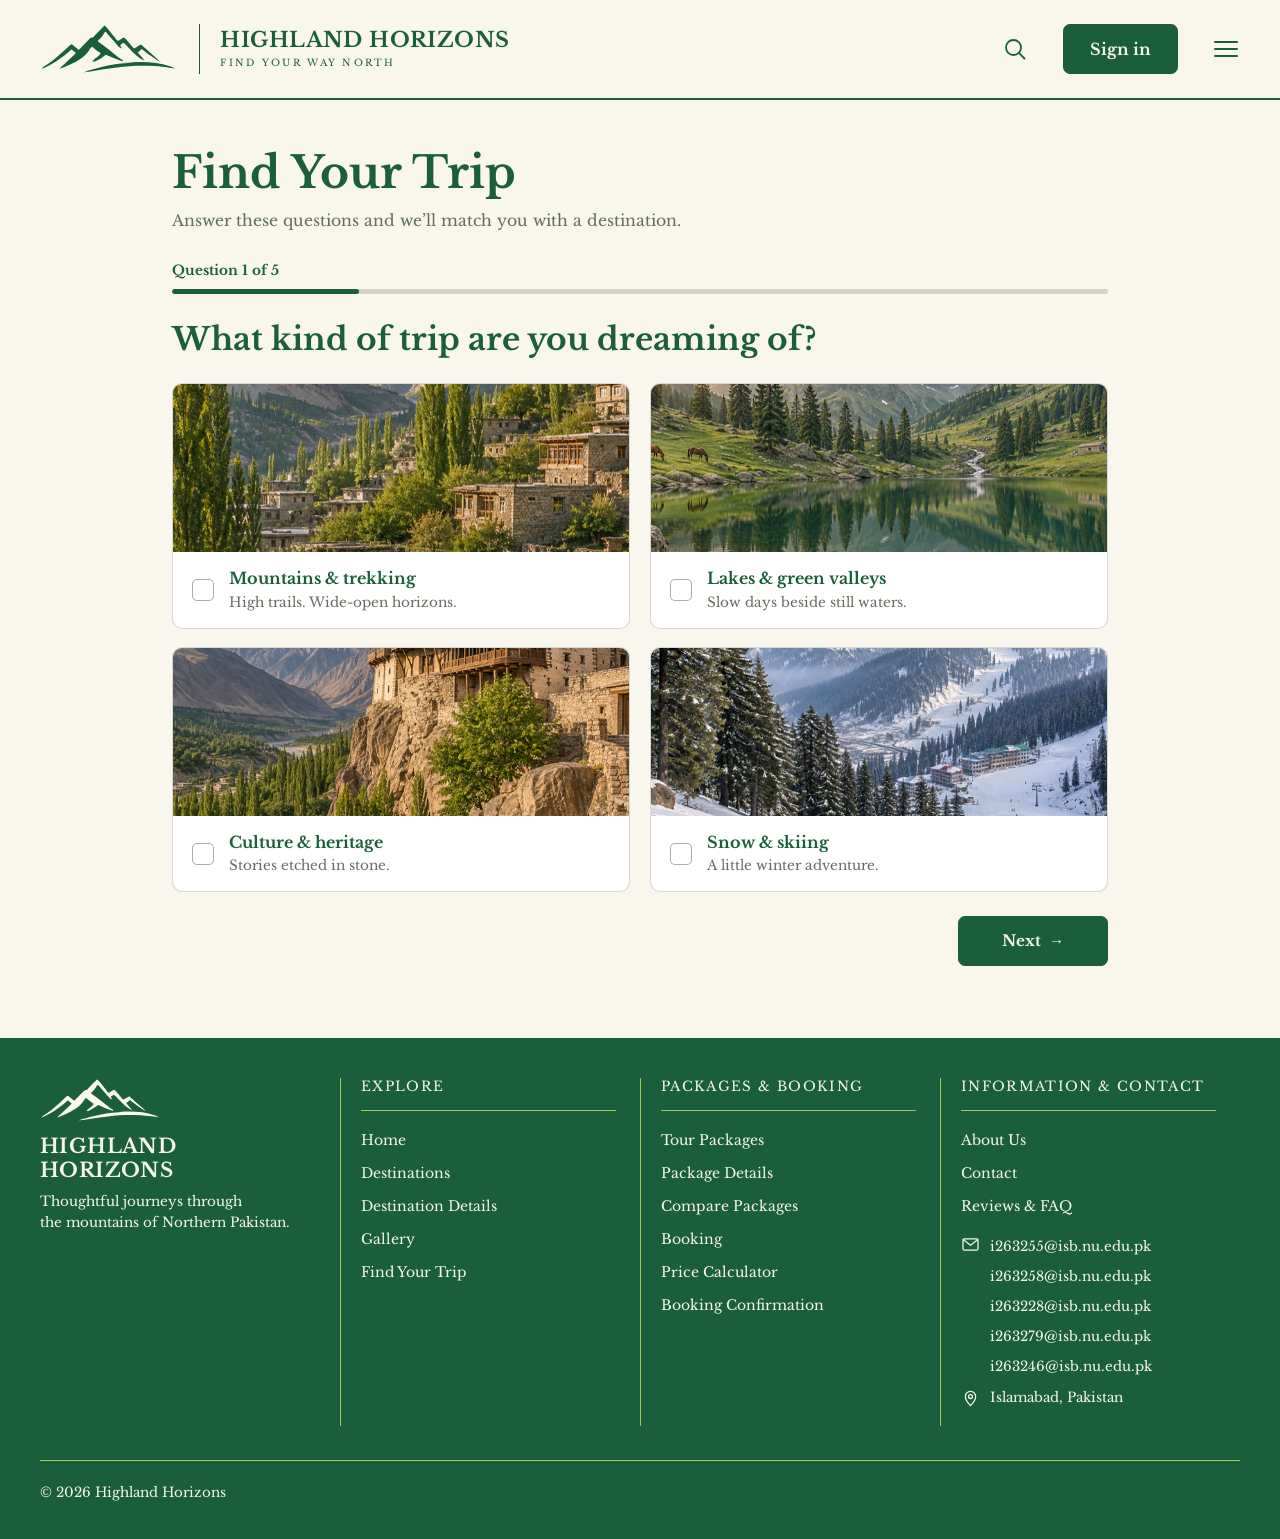
<file: pages/find-your-trip.html>
<!DOCTYPE html>
<html lang="en">
<head>
  <meta charset="UTF-8">
  <meta name="viewport" content="width=device-width, initial-scale=1.0">
  <title>Find Your Trip — Highland Horizons</title>

  <!-- Bootstrap 5.3.3 CSS (exact CDN + integrity from header-footer-preview.html) -->
  <link
    href="https://cdn.jsdelivr.net/npm/bootstrap@5.3.3/dist/css/bootstrap.min.css"
    rel="stylesheet"
    integrity="sha384-QWTKZyjpPEjISv5WaRU9OFeRpok6YctnYmDr5pNlyT2bRjXh0JMhjY6hW+ALEwIH"
    crossorigin="anonymous"
  >
  <!-- Shared layout styles first, then page-specific styles -->
  <link rel="stylesheet" href="../assets/css/layout.css">
  <link rel="stylesheet" href="../assets/css/find-your-trip.css">
</head>
<body data-base-path=".." data-hh-active-page="find-your-trip">
  <!-- Shared Header Placeholder (injected by assets/js/layout.js) -->
  <div id="site-header"></div>

  <main class="hh-quiz-main">
    <div class="container hh-quiz-container">
      <!-- Page Intro Header -->
      <header class="hh-quiz-header">
        <h1 class="hh-quiz-title">Find Your Trip</h1>
        <p class="hh-quiz-subtitle mb-0">
          Answer these questions and we&rsquo;ll match you with a destination.
        </p>
      </header>

      <!-- QUIZ SECTION: Questions, options, error, and navigation are rendered by JS -->
      <section id="quizSection" class="hh-quiz-section" aria-label="Trip finder quiz">
        <!-- Progress Indicator -->
        <div class="hh-progress-wrap">
          <p id="quizProgressLabel" class="hh-progress-label" aria-live="polite">
            Question 1 of 5
          </p>
          <div
            id="quizProgressBar"
            class="hh-progress-track"
            role="progressbar"
            aria-label="Quiz progress"
            aria-valuemin="0"
            aria-valuemax="100"
            aria-valuenow="20"
          >
            <div id="quizProgressFill" class="hh-progress-fill" style="width: 20%;"></div>
          </div>
        </div>

        <!-- Question Heading (referenced by radiogroup aria-labelledby) -->
        <h2 id="quizQuestionTitle" class="hh-question-heading"></h2>

        <!-- Option Cards Container (populated dynamically by find-your-trip.js) -->
        <div
          id="quizOptionsGrid"
          class="hh-options-grid"
          role="radiogroup"
          aria-labelledby="quizQuestionTitle"
        ></div>

        <!-- Inline Validation Error (announced to screen readers via aria-live) -->
        <p
          id="quizErrorMsg"
          class="hh-quiz-error"
          role="alert"
          aria-live="polite"
          hidden
        ></p>

        <!-- Quiz Navigation Controls -->
        <div class="hh-quiz-actions">
          <button
            type="button"
            id="quizBackBtn"
            class="btn hh-btn-back"
          >
            <span class="hh-btn-arrow-left" aria-hidden="true">&larr;</span>
            <span>Back</span>
          </button>

          <button
            type="button"
            id="quizNextBtn"
            class="btn hh-btn-next"
          >
            <span id="quizNextLabel">Next</span>
            <span class="hh-btn-arrow-right" aria-hidden="true">&rarr;</span>
          </button>
        </div>
      </section>

      <!-- RESULT SECTION: Shown once all 5 questions are answered (or restored from localStorage) -->
      <section
        id="resultSection"
        class="hh-result-section"
        aria-labelledby="resultHeading"
        hidden
      >
        <div class="hh-result-card">
          <div class="hh-result-media">
            <img
              id="resultImage"
              src="../assets/images/quiz-mountains.jpg"
              alt=""
              class="hh-result-img"
            >
          </div>

          <div class="hh-result-body">
            <p class="hh-result-eyebrow">Recommended Destination</p>
            <h2 id="resultHeading" class="hh-result-title">Your Match:</h2>
            <p id="resultDescription" class="hh-result-description"></p>

            <!-- Quick trip facts -->
            <dl class="hh-result-meta">
              <div class="hh-result-meta-item">
                <dt>Best Season</dt>
                <dd id="resultSeason"></dd>
              </div>
              <div class="hh-result-meta-item">
                <dt>Suggested Duration</dt>
                <dd id="resultDays"></dd>
              </div>
            </dl>

            <!-- Dynamic explanation built from user's selected answers -->
            <p id="resultWhyMatched" class="hh-result-why"></p>

            <div class="hh-result-actions">
              <a
                href="../pages/tour-packages.html"
                class="btn hh-btn-next hh-result-cta"
              >
                <span>View Package</span>
                <span class="hh-btn-arrow-right" aria-hidden="true">&rarr;</span>
              </a>

              <button
                type="button"
                id="retakeQuizBtn"
                class="btn hh-btn-back hh-result-retake"
              >
                Retake
              </button>
            </div>
          </div>
        </div>
      </section>
    </div>
  </main>

  <!-- Shared Footer Placeholder (injected by assets/js/layout.js) -->
  <div id="site-footer"></div>

  <!-- Bootstrap 5.3.3 Bundle JS (exact CDN + integrity from header-footer-preview.html) -->
  <script
    src="https://cdn.jsdelivr.net/npm/bootstrap@5.3.3/dist/js/bootstrap.bundle.min.js"
    integrity="sha384-YvpcrYf0tY3lHB60NNkmXc5s9fDVZLESaAA55NDzOxhy9GkcIdslK1eN7N6jIeHz"
    crossorigin="anonymous"
  ></script>
  <!-- Shared layout loader first, then quiz logic -->
  <script src="../assets/js/layout.js"></script>
  <script src="../assets/js/find-your-trip.js"></script>
</body>
</html>
</file>
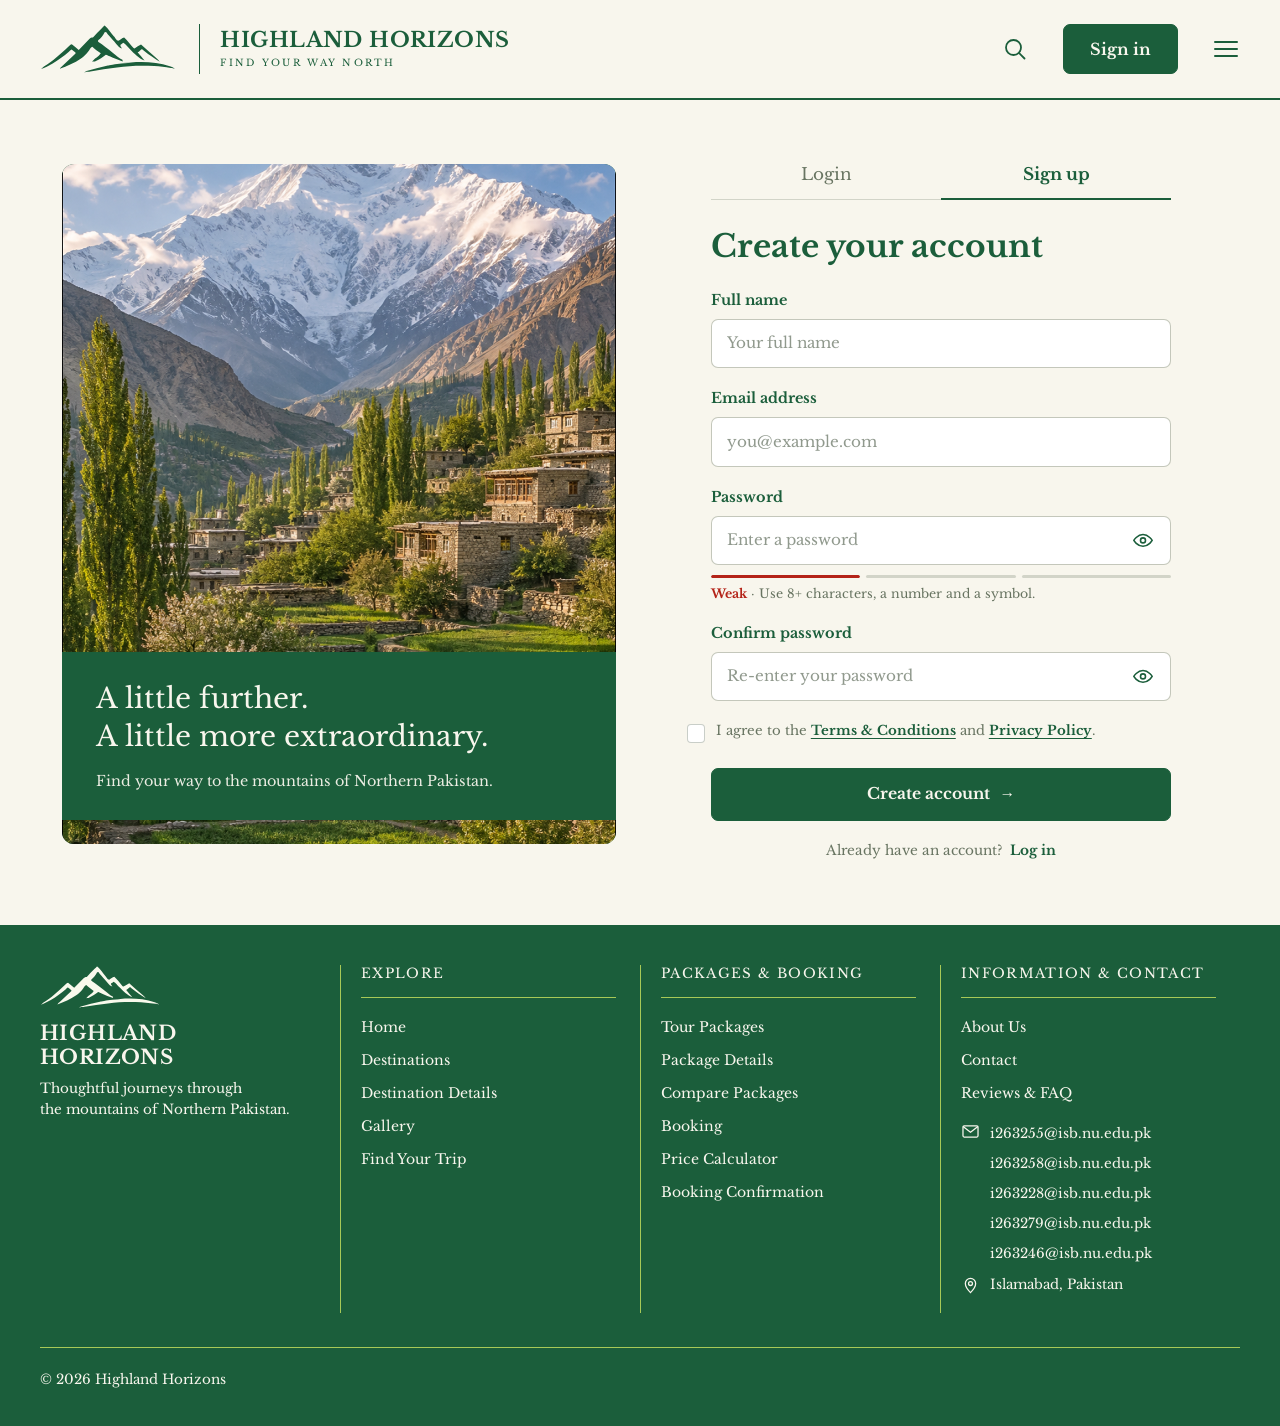
<file: pages/login.html>
<!DOCTYPE html>
<html lang="en">
<head>
  <meta charset="UTF-8">
  <meta name="viewport" content="width=device-width, initial-scale=1.0">
  <title>Login &amp; Sign Up — Highland Horizons</title>

  <link
    href="https://cdn.jsdelivr.net/npm/bootstrap@5.3.3/dist/css/bootstrap.min.css"
    rel="stylesheet"
    integrity="sha384-QWTKZyjpPEjISv5WaRU9OFeRpok6YctnYmDr5pNlyT2bRjXh0JMhjY6hW+ALEwIH"
    crossorigin="anonymous"
  >
  <link rel="stylesheet" href="../assets/css/layout.css">
  <link rel="stylesheet" href="../assets/css/login.css">
</head>
<body data-base-path=".." data-hh-active-page="login-signup">
  <!-- Shared Header Placeholder -->
  <div id="site-header"></div>

  <main class="hh-login-main">
    <div class="container hh-login-container">
      <div class="row align-items-center justify-content-center g-lg-5">
        <!-- Left Visual Card (Desktop) -->
        <div class="col-lg-6 d-none d-lg-block">
          <figure class="hh-auth-showcase mb-0">
            <img
              src="../assets/images/login-hunza-valley.jpg"
              alt="Snow-capped mountain peaks rising above terraced green fields and stone villages in Hunza Valley, Northern Pakistan"
              class="hh-auth-showcase-img"
            >
            <figcaption class="hh-auth-showcase-banner">
              <p class="hh-auth-showcase-quote">
                A little further.<br>
                A little more extraordinary.
              </p>
              <p class="hh-auth-showcase-sub mb-0">
                Find your way to the mountains of Northern Pakistan.
              </p>
            </figcaption>
          </figure>
        </div>

        <!-- Right Auth Form Column -->
        <div class="col-12 col-md-8 col-lg-6">
          <section class="hh-auth-panel" aria-label="Account authentication">
            <!-- Keyboard-accessible Tab Bar -->
            <div class="hh-auth-tabs" data-active-tab="signup" role="tablist" aria-label="Authentication mode">
              <button
                type="button"
                class="hh-auth-tab"
                id="tab-login"
                role="tab"
                aria-selected="false"
                aria-controls="panel-login"
                tabindex="-1"
              >
                Login
              </button>
              <button
                type="button"
                class="hh-auth-tab is-active"
                id="tab-signup"
                role="tab"
                aria-selected="true"
                aria-controls="panel-signup"
                tabindex="0"
              >
                Sign up
              </button>
            </div>

            <!-- Session / Auth Status Banner (shown on successful login/signup/reset) -->
            <div
              id="authStatusBanner"
              class="hh-auth-status-banner"
              role="status"
              aria-live="polite"
              hidden
            >
              <p id="authStatusMessage" class="mb-0"></p>
              <button
                type="button"
                id="authSignOutBtn"
                class="hh-auth-signout-btn"
                hidden
              >
                Sign out
              </button>
            </div>

            <!-- LOGIN PANEL -->
            <div
              id="panel-login"
              class="hh-auth-tabpanel"
              role="tabpanel"
              aria-labelledby="tab-login"
              hidden
            >
              <h1 class="hh-auth-heading">Welcome back</h1>

              <form id="loginForm" class="hh-auth-form" novalidate>
                <div class="hh-field-group">
                  <label for="loginEmail" class="form-label hh-field-label">Email address</label>
                  <input
                    type="email"
                    id="loginEmail"
                    name="email"
                    class="form-control hh-field-input"
                    placeholder="you@example.com"
                    autocomplete="email"
                    aria-describedby="loginEmailError"
                    aria-invalid="false"
                    required
                  >
                  <p id="loginEmailError" class="hh-field-error" role="alert" aria-live="polite" hidden></p>
                </div>

                <div class="hh-field-group">
                  <div class="hh-label-row">
                    <label for="loginPassword" class="form-label hh-field-label mb-0">Password</label>
                    <button
                      type="button"
                      id="forgotPasswordBtn"
                      class="hh-text-action"
                    >
                      Forgot password?
                    </button>
                  </div>
                  <div class="hh-password-wrap">
                    <input
                      type="password"
                      id="loginPassword"
                      name="password"
                      class="form-control hh-field-input hh-password-input"
                      placeholder="Enter your password"
                      autocomplete="current-password"
                      aria-describedby="loginPasswordError"
                      aria-invalid="false"
                      required
                    >
                    <button
                      type="button"
                      class="hh-toggle-password"
                      data-target="loginPassword"
                      aria-label="Show password"
                      aria-pressed="false"
                    >
                      <svg class="hh-eye-icon hh-eye-open" viewBox="0 0 24 24" fill="none" stroke="currentColor" stroke-width="1.9" stroke-linecap="round" stroke-linejoin="round" aria-hidden="true">
                        <path d="M1 12s4-7 11-7 11 7 11 7-4 7-11 7-11-7-11-7z" />
                        <circle cx="12" cy="12" r="3" />
                      </svg>
                      <svg class="hh-eye-icon hh-eye-closed" viewBox="0 0 24 24" fill="none" stroke="currentColor" stroke-width="1.9" stroke-linecap="round" stroke-linejoin="round" aria-hidden="true" hidden>
                        <path d="M17.94 17.94A10.94 10.94 0 0 1 12 19c-7 0-11-7-11-7a21.77 21.77 0 0 1 5.06-5.94" />
                        <path d="M9.9 4.24A9.12 9.12 0 0 1 12 4c7 0 11 7 11 7a21.8 21.8 0 0 1-2.16 3.19" />
                        <path d="M14.12 14.12a3 3 0 1 1-4.24-4.24" />
                        <line x1="1" y1="1" x2="23" y2="23" />
                      </svg>
                    </button>
                  </div>
                  <p id="loginPasswordError" class="hh-field-error" role="alert" aria-live="polite" hidden></p>
                </div>

                <div id="forgotPasswordPanel" class="hh-forgot-panel" hidden>
                  <p class="hh-forgot-note mb-2">
                    Enter your email address above and click Send reset link to simulate a password reset.
                  </p>
                  <button type="button" id="sendResetBtn" class="hh-forgot-submit">
                    Send reset link
                  </button>
                </div>

                <button type="submit" class="btn hh-submit-btn">
                  <span>Log in</span>
                  <span class="hh-btn-arrow" aria-hidden="true">&rarr;</span>
                </button>
              </form>

              <p class="hh-auth-switch mb-0">
                Don&rsquo;t have an account?
                <button type="button" class="hh-switch-link" data-switch-tab="tab-signup">
                  Sign up
                </button>
              </p>
            </div>

            <!-- SIGN UP PANEL -->
            <div
              id="panel-signup"
              class="hh-auth-tabpanel"
              role="tabpanel"
              aria-labelledby="tab-signup"
            >
              <h1 class="hh-auth-heading">Create your account</h1>

              <form id="signupForm" class="hh-auth-form" novalidate>
                <div class="hh-field-group">
                  <label for="signupFullName" class="form-label hh-field-label">Full name</label>
                  <input
                    type="text"
                    id="signupFullName"
                    name="fullName"
                    class="form-control hh-field-input"
                    placeholder="Your full name"
                    autocomplete="name"
                    aria-describedby="signupFullNameError"
                    aria-invalid="false"
                    required
                  >
                  <p id="signupFullNameError" class="hh-field-error" role="alert" aria-live="polite" hidden></p>
                </div>

                <div class="hh-field-group">
                  <label for="signupEmail" class="form-label hh-field-label">Email address</label>
                  <input
                    type="email"
                    id="signupEmail"
                    name="email"
                    class="form-control hh-field-input"
                    placeholder="you@example.com"
                    autocomplete="email"
                    aria-describedby="signupEmailError"
                    aria-invalid="false"
                    required
                  >
                  <p id="signupEmailError" class="hh-field-error" role="alert" aria-live="polite" hidden></p>
                </div>

                <div class="hh-field-group">
                  <label for="signupPassword" class="form-label hh-field-label">Password</label>
                  <div class="hh-password-wrap">
                    <input
                      type="password"
                      id="signupPassword"
                      name="password"
                      class="form-control hh-field-input hh-password-input"
                      placeholder="Enter a password"
                      autocomplete="new-password"
                      aria-describedby="passwordStrengthText signupPasswordError"
                      aria-invalid="false"
                      required
                    >
                    <button
                      type="button"
                      class="hh-toggle-password"
                      data-target="signupPassword"
                      aria-label="Show password"
                      aria-pressed="false"
                    >
                      <svg class="hh-eye-icon hh-eye-open" viewBox="0 0 24 24" fill="none" stroke="currentColor" stroke-width="1.9" stroke-linecap="round" stroke-linejoin="round" aria-hidden="true">
                        <path d="M1 12s4-7 11-7 11 7 11 7-4 7-11 7-11-7-11-7z" />
                        <circle cx="12" cy="12" r="3" />
                      </svg>
                      <svg class="hh-eye-icon hh-eye-closed" viewBox="0 0 24 24" fill="none" stroke="currentColor" stroke-width="1.9" stroke-linecap="round" stroke-linejoin="round" aria-hidden="true" hidden>
                        <path d="M17.94 17.94A10.94 10.94 0 0 1 12 19c-7 0-11-7-11-7a21.77 21.77 0 0 1 5.06-5.94" />
                        <path d="M9.9 4.24A9.12 9.12 0 0 1 12 4c7 0 11 7 11 7a21.8 21.8 0 0 1-2.16 3.19" />
                        <path d="M14.12 14.12a3 3 0 1 1-4.24-4.24" />
                        <line x1="1" y1="1" x2="23" y2="23" />
                      </svg>
                    </button>
                  </div>

                  <!-- 3-Bar Password Strength Meter -->
                  <div
                    id="passwordStrengthMeter"
                    class="hh-strength-meter"
                    data-strength="weak"
                    aria-hidden="true"
                  >
                    <span class="hh-strength-bar is-active"></span>
                    <span class="hh-strength-bar"></span>
                    <span class="hh-strength-bar"></span>
                  </div>
                  <p id="passwordStrengthText" class="hh-strength-hint" data-strength="weak" aria-live="polite">
                    <span class="hh-strength-level">Weak</span> &middot; Use 8+ characters, a number and a symbol.
                  </p>
                  <p id="signupPasswordError" class="hh-field-error" role="alert" aria-live="polite" hidden></p>
                </div>

                <div class="hh-field-group">
                  <label for="signupConfirmPassword" class="form-label hh-field-label">Confirm password</label>
                  <div class="hh-password-wrap">
                    <input
                      type="password"
                      id="signupConfirmPassword"
                      name="confirmPassword"
                      class="form-control hh-field-input hh-password-input"
                      placeholder="Re-enter your password"
                      autocomplete="new-password"
                      aria-describedby="signupConfirmError"
                      aria-invalid="false"
                      required
                    >
                    <button
                      type="button"
                      class="hh-toggle-password"
                      data-target="signupConfirmPassword"
                      aria-label="Show confirm password"
                      aria-pressed="false"
                    >
                      <svg class="hh-eye-icon hh-eye-open" viewBox="0 0 24 24" fill="none" stroke="currentColor" stroke-width="1.9" stroke-linecap="round" stroke-linejoin="round" aria-hidden="true">
                        <path d="M1 12s4-7 11-7 11 7 11 7-4 7-11 7-11-7-11-7z" />
                        <circle cx="12" cy="12" r="3" />
                      </svg>
                      <svg class="hh-eye-icon hh-eye-closed" viewBox="0 0 24 24" fill="none" stroke="currentColor" stroke-width="1.9" stroke-linecap="round" stroke-linejoin="round" aria-hidden="true" hidden>
                        <path d="M17.94 17.94A10.94 10.94 0 0 1 12 19c-7 0-11-7-11-7a21.77 21.77 0 0 1 5.06-5.94" />
                        <path d="M9.9 4.24A9.12 9.12 0 0 1 12 4c7 0 11 7 11 7a21.8 21.8 0 0 1-2.16 3.19" />
                        <path d="M14.12 14.12a3 3 0 1 1-4.24-4.24" />
                        <line x1="1" y1="1" x2="23" y2="23" />
                      </svg>
                    </button>
                  </div>
                  <p id="signupConfirmError" class="hh-field-error" role="alert" aria-live="polite" hidden></p>
                </div>

                <div class="hh-field-group hh-terms-group">
                  <div class="form-check hh-terms-check">
                    <input
                      class="form-check-input hh-terms-input"
                      type="checkbox"
                      id="signupTerms"
                      aria-describedby="signupTermsError"
                      aria-invalid="false"
                      required
                    >
                    <label class="form-check-label hh-terms-label" for="signupTerms">
                      I agree to the
                      <button
                        type="button"
                        class="hh-inline-modal-trigger"
                        data-bs-toggle="modal"
                        data-bs-target="#termsModal"
                      >
                        Terms &amp; Conditions
                      </button>
                      and
                      <button
                        type="button"
                        class="hh-inline-modal-trigger"
                        data-bs-toggle="modal"
                        data-bs-target="#privacyModal"
                      >
                        Privacy Policy</button>.
                    </label>
                  </div>
                  <p id="signupTermsError" class="hh-field-error" role="alert" aria-live="polite" hidden></p>
                </div>

                <button type="submit" class="btn hh-submit-btn">
                  <span>Create account</span>
                  <span class="hh-btn-arrow" aria-hidden="true">&rarr;</span>
                </button>
              </form>

              <p class="hh-auth-switch mb-0">
                Already have an account?
                <button type="button" class="hh-switch-link" data-switch-tab="tab-login">
                  Log in
                </button>
              </p>
            </div>
          </section>
        </div>
      </div>
    </div>
  </main>

  <!-- Terms & Conditions Modal -->
  <div
    class="modal fade"
    id="termsModal"
    tabindex="-1"
    aria-labelledby="termsModalLabel"
    aria-hidden="true"
  >
    <div class="modal-dialog modal-dialog-centered modal-dialog-scrollable">
      <div class="modal-content hh-modal-content">
        <div class="modal-header hh-modal-header">
          <h2 class="modal-title hh-modal-title" id="termsModalLabel">Terms &amp; Conditions</h2>
          <button
            type="button"
            class="btn-close hh-modal-x"
            data-bs-dismiss="modal"
            aria-label="Close Terms &amp; Conditions"
          ></button>
        </div>
        <div class="modal-body hh-modal-body">
          <ul class="hh-modal-list mb-0">
            <li>
              <strong>Bookings &amp; Deposits:</strong> Tour reservations for Hunza, Skardu, Fairy Meadows, and Swat are confirmed once your booking request and deposit are verified.
            </li>
            <li>
              <strong>Cancellations &amp; Refunds:</strong> Free rescheduling or partial refunds apply up to 14 days before departure; last-minute cancellations may incur hotel and transport fees.
            </li>
            <li>
              <strong>Mountain Safety &amp; Weather:</strong> Northern Pakistan routes (including Karakoram Highway and high passes) are subject to weather and road conditions; guides may adjust itineraries for safety.
            </li>
            <li>
              <strong>Travel Readiness:</strong> Guests are responsible for disclosing medical conditions, carrying valid CNIC/passport documents, and following guide instructions on treks.
            </li>
            <li>
              <strong>Responsible Tourism:</strong> Highland Horizons promotes Leave No Trace practices and respectful engagement with local communities.
            </li>
          </ul>
        </div>
        <div class="modal-footer hh-modal-footer">
          <button type="button" class="btn hh-modal-close-btn" data-bs-dismiss="modal">Close</button>
        </div>
      </div>
    </div>
  </div>

  <!-- Privacy Policy Modal -->
  <div
    class="modal fade"
    id="privacyModal"
    tabindex="-1"
    aria-labelledby="privacyModalLabel"
    aria-hidden="true"
  >
    <div class="modal-dialog modal-dialog-centered modal-dialog-scrollable">
      <div class="modal-content hh-modal-content">
        <div class="modal-header hh-modal-header">
          <h2 class="modal-title hh-modal-title" id="privacyModalLabel">Privacy Policy</h2>
          <button
            type="button"
            class="btn-close hh-modal-x"
            data-bs-dismiss="modal"
            aria-label="Close Privacy Policy"
          ></button>
        </div>
        <div class="modal-body hh-modal-body">
          <ul class="hh-modal-list mb-0">
            <li>
              <strong>Information We Collect:</strong> We collect your full name, email address, and trip preferences when you create an account or inquire about a tour.
            </li>
            <li>
              <strong>How We Use Your Data:</strong> Your details are used solely to manage bookings, arrange regional travel permits, and send essential itinerary updates.
            </li>
            <li>
              <strong>No Third-Party Selling:</strong> Highland Horizons never sells or rents your personal information to outside marketers.
            </li>
            <li>
              <strong>Local Demo Storage:</strong> On this static preview site, account details are stored locally in your browser&rsquo;s <code>localStorage</code> and are not sent to a remote server.
            </li>
            <li>
              <strong>Your Control:</strong> You can sign out or clear your browser storage at any time, or contact our team to update or remove your booking records.
            </li>
          </ul>
        </div>
        <div class="modal-footer hh-modal-footer">
          <button type="button" class="btn hh-modal-close-btn" data-bs-dismiss="modal">Close</button>
        </div>
      </div>
    </div>
  </div>

  <!-- Shared Footer Placeholder -->
  <div id="site-footer"></div>

  <script
    src="https://cdn.jsdelivr.net/npm/bootstrap@5.3.3/dist/js/bootstrap.bundle.min.js"
    integrity="sha384-YvpcrYf0tY3lHB60NNkmXc5s9fDVZLESaAA55NDzOxhy9GkcIdslK1eN7N6jIeHz"
    crossorigin="anonymous"
  ></script>
  <script src="../assets/js/layout.js"></script>
  <script src="../assets/js/login.js"></script>
</body>
</html>
</file>
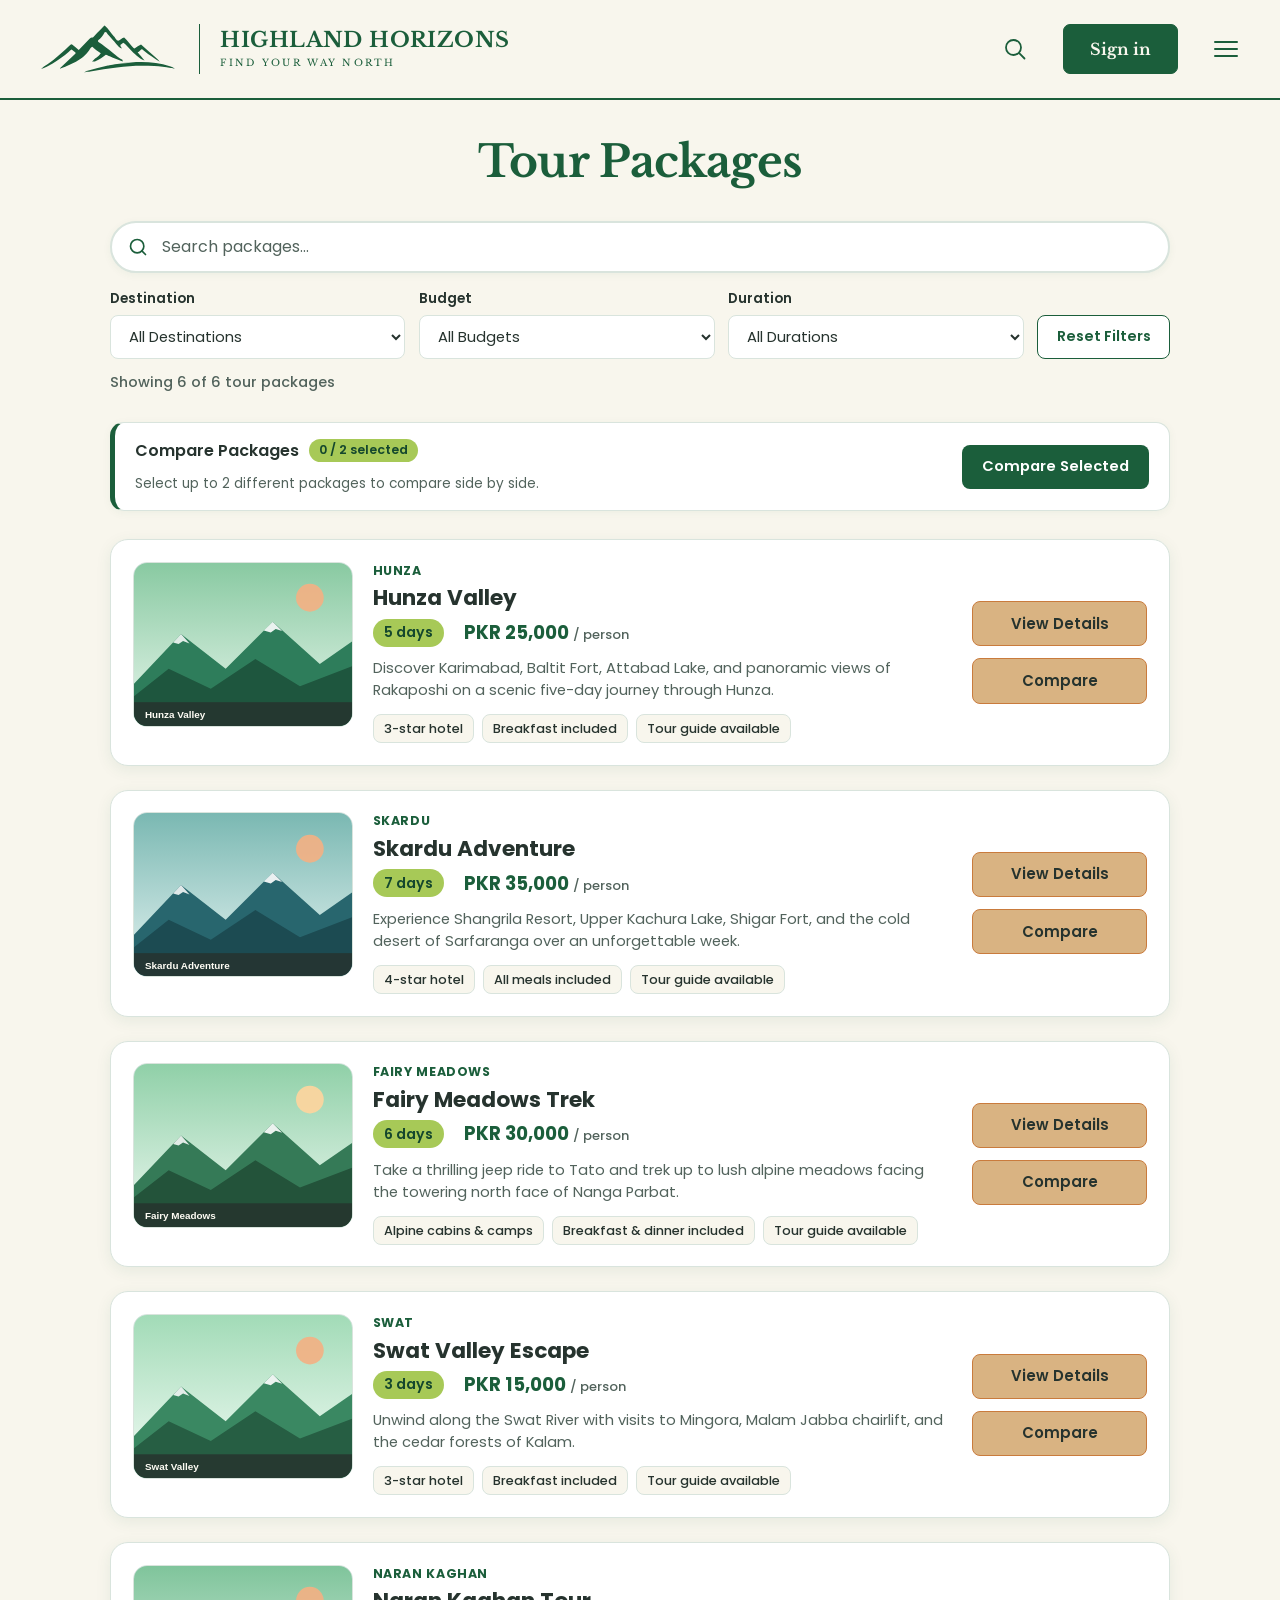
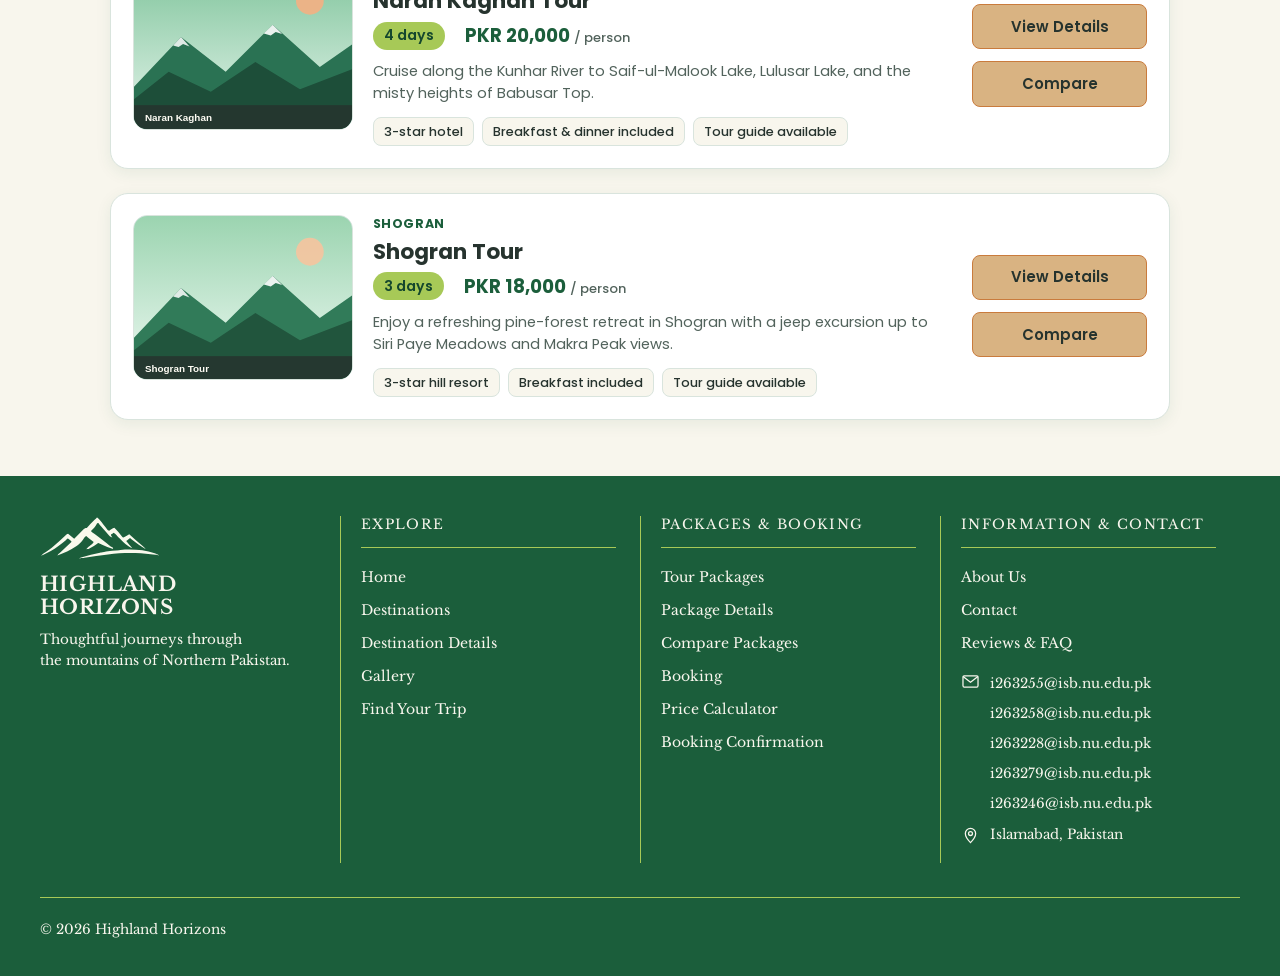
<file: pages/tour-packages.html>
<!DOCTYPE html>
<html lang="en">
<head>
  <meta charset="UTF-8">
  <meta name="viewport" content="width=device-width, initial-scale=1.0">
  <meta name="description" content="Explore Highland Horizons tour packages across Northern Pakistan including Hunza, Skardu, Fairy Meadows, Swat, Naran Kaghan, and Shogran.">
  <title>Tour Packages — Highland Horizons</title>

  <!--
    Required shared CSS dependencies for all Highland Horizons pages:
    1. Bootstrap 5.3 CSS (must load before layout.css)
    2. assets/css/layout.css (automatically imports Libre Baskerville 400 & 700 and defines shared tokens)
  -->
  <link
    href="https://cdn.jsdelivr.net/npm/bootstrap@5.3.3/dist/css/bootstrap.min.css"
    rel="stylesheet"
    integrity="sha384-QWTKZyjpPEjISv5WaRU9OFeRpok6YctnYmDr5pNlyT2bRjXh0JMhjY6hW+ALEwIH"
    crossorigin="anonymous"
  >
  <link rel="stylesheet" href="../assets/css/layout.css">

  <!-- Page-specific typography and styling -->
  <link rel="preconnect" href="https://fonts.googleapis.com">
  <link rel="preconnect" href="https://fonts.gstatic.com" crossorigin>
  <link href="https://fonts.googleapis.com/css2?family=Poppins:wght@400;500;600;700&display=swap" rel="stylesheet">
  <link rel="stylesheet" href="../css/tour-packages.css">
</head>
<body class="tp-body" data-hh-active-page="tour-packages">
  <!-- Shared Header Placeholder -->
  <div id="site-header"></div>

  <main class="tp-main" id="tp-main-content">
    <div class="tp-container">
      <!-- Centred Page Heading (per paper prototype) -->
      <header class="tp-page-header">
        <h1 class="tp-page-title">Tour Packages</h1>
      </header>

      <!-- Search Bar & Horizontal Filter Dropdowns -->
      <section class="tp-controls-section" aria-label="Search and filter tour packages">
        <div class="tp-search-wrapper">
          <label for="tp-search-input" class="tp-sr-only">Search tour packages</label>
          <span class="tp-search-icon" aria-hidden="true">
            <svg viewBox="0 0 24 24" width="20" height="20" fill="none" stroke="currentColor" stroke-width="2" stroke-linecap="round" stroke-linejoin="round">
              <circle cx="11" cy="11" r="8"></circle>
              <line x1="21" y1="21" x2="16.65" y2="16.65"></line>
            </svg>
          </span>
          <input
            type="search"
            id="tp-search-input"
            class="tp-search-input"
            placeholder="Search packages..."
            autocomplete="off"
          >
          <button
            type="button"
            id="tp-search-clear"
            class="tp-search-clear"
            aria-label="Clear search query"
            hidden
          >&times;</button>
        </div>

        <div class="tp-filters-row">
          <div class="tp-filter-group">
            <label for="tp-filter-destination" class="tp-filter-label">Destination</label>
            <select id="tp-filter-destination" class="tp-filter-select">
              <option value="all">All Destinations</option>
            </select>
          </div>

          <div class="tp-filter-group">
            <label for="tp-filter-budget" class="tp-filter-label">Budget</label>
            <select id="tp-filter-budget" class="tp-filter-select">
              <option value="all">All Budgets</option>
              <option value="0-20000">Up to PKR 20,000</option>
              <option value="20001-30000">PKR 20,001 &ndash; PKR 30,000</option>
              <option value="30001+">Above PKR 30,000</option>
            </select>
          </div>

          <div class="tp-filter-group">
            <label for="tp-filter-duration" class="tp-filter-label">Duration</label>
            <select id="tp-filter-duration" class="tp-filter-select">
              <option value="all">All Durations</option>
              <option value="1-3">1 &ndash; 3 Days</option>
              <option value="4-5">4 &ndash; 5 Days</option>
              <option value="6+">6+ Days</option>
            </select>
          </div>

          <div class="tp-filter-actions">
            <button type="button" id="tp-reset-filters" class="tp-reset-btn">
              Reset Filters
            </button>
          </div>
        </div>

        <p id="tp-results-count" class="tp-results-count" aria-live="polite"></p>
      </section>

      <!-- Comparison Selection Tray (Desktop & Mobile accessible) -->
      <section id="tp-compare-bar" class="tp-compare-bar" aria-label="Package comparison controls">
        <div class="tp-compare-info">
          <div class="tp-compare-heading-row">
            <h2 class="tp-compare-title">Compare Packages</h2>
            <span id="tp-compare-counter" class="tp-compare-counter">0 / 2 selected</span>
          </div>
          <div id="tp-compare-chips" class="tp-compare-chips"></div>
          <p id="tp-compare-message" class="tp-compare-message" role="status" aria-live="polite">
            Select up to 2 different packages to compare side by side.
          </p>
        </div>

        <div class="tp-compare-actions">
          <button type="button" id="tp-clear-compare" class="tp-compare-clear-btn" hidden>
            Clear All
          </button>
          <button type="button" id="tp-compare-btn" class="tp-compare-submit-btn">
            Compare Selected
          </button>
        </div>
      </section>

      <!-- Vertically Stacked Package Cards (Generated Dynamically by JS) -->
      <section class="tp-packages-section" aria-label="Tour packages list">
        <div id="tp-packages-list" class="tp-packages-list"></div>

        <div id="tp-empty-state" class="tp-empty-state" hidden>
          <h2 class="tp-empty-title">No Matching Tour Packages</h2>
          <p class="tp-empty-text">
            No packages match your current search or filter selection. Try adjusting your filters or resetting them to view all packages.
          </p>
          <button type="button" id="tp-empty-reset" class="tp-btn tp-btn--peach">
            Reset Filters
          </button>
        </div>

        <noscript>
          <div class="tp-empty-state">
            <h2 class="tp-empty-title">JavaScript Required</h2>
            <p class="tp-empty-text">
              Please enable JavaScript in your browser to view, filter, and compare Highland Horizons tour packages.
            </p>
          </div>
        </noscript>
      </section>
    </div>
  </main>

  <!-- Shared Footer Placeholder -->
  <div id="site-footer"></div>

  <!--
    Required shared JavaScript dependencies for all Highland Horizons pages:
    1. Bootstrap 5.3 Bundle JS (includes Popper for dropdowns and mobile collapse)
    2. assets/js/layout.js (loads components/header.html and components/footer.html via fetch())
  -->
  <script
    src="https://cdn.jsdelivr.net/npm/bootstrap@5.3.3/dist/js/bootstrap.bundle.min.js"
    integrity="sha384-YvpcrYf0tY3lHB60NNkmXc5s9fDVZLESaAA55NDzOxhy9GkcIdslK1eN7N6jIeHz"
    crossorigin="anonymous"
  ></script>
  <script src="../assets/js/layout.js"></script>

  <!-- Page-specific script -->
  <script src="../js/tour-packages.js" defer></script>
</body>
</html>
</file>
<file: css/faha.css>
/* ==========================================================================
   Highland Horizons — Home Page Styles (index.html)
   Author: 26I-3258
   Uses shared tokens from assets/css/layout.css without modifying shared files.
   ========================================================================== */

body {
  min-height: 100vh;
  display: flex;
  flex-direction: column;
  background-color: var(--hh-cream);
  font-family: var(--hh-font-serif);
  color: var(--hh-olive-green);
}

.hh-home-main {
  flex: 1 0 auto;
  overflow-x: hidden;
}

.hh-home-container {
  max-width: 1320px;
}

/* ==========================================================================
   HERO SECTION
   ========================================================================== */

.hh-hero {
  position: relative;
  overflow: hidden;
  background: linear-gradient(180deg, rgba(167, 199, 231, 0.25) 0%, var(--hh-cream) 72%);
  border-bottom: 2px solid var(--hh-forest-green);
  padding: 4rem 0 4.75rem;
}

.hh-hero-sky {
  position: absolute;
  inset: 0;
  pointer-events: none;
  display: flex;
  align-items: flex-end;
}

.hh-hero-mountains {
  width: 100%;
  height: 210px;
  display: block;
}

.hh-hero-content {
  position: relative;
  z-index: 1;
}

.hh-hero-eyebrow {
  font-size: 0.78rem;
  font-weight: 700;
  letter-spacing: 0.18em;
  text-transform: uppercase;
  color: var(--hh-earthy-orange);
}

.hh-hero-title {
  font-size: clamp(1.65rem, 4.4vw, 3.35rem);
  font-weight: 700;
  line-height: 1.15;
  letter-spacing: 0.02em;
  color: var(--hh-forest-green);
  margin-bottom: 1rem;
}

.hh-hero-subtitle {
  max-width: 600px;
  font-size: 1rem;
  line-height: 1.7;
  color: var(--hh-olive-green);
  margin-bottom: 1.75rem;
}

.hh-hero-cta {
  background-color: var(--hh-earthy-orange);
  border: 1px solid var(--hh-earthy-orange);
  color: var(--hh-cream);
  font-size: 0.92rem;
  font-weight: 700;
  letter-spacing: 0.08em;
  text-transform: uppercase;
  padding: 0.85rem 1.85rem;
  border-radius: 7px;
  transition: background-color 0.15s ease, border-color 0.15s ease, transform 0.15s ease;
}

.hh-hero-cta:hover,
.hh-hero-cta:focus-visible {
  background-color: #b46a30;
  border-color: #b46a30;
  color: var(--hh-cream);
  transform: translateY(-1px);
}

.hh-hero-secondary {
  background-color: rgba(248, 246, 237, 0.92);
  border: 1px solid var(--hh-forest-green);
  color: var(--hh-forest-green);
  font-size: 0.92rem;
  font-weight: 700;
  padding: 0.85rem 1.4rem;
  border-radius: 7px;
  transition: background-color 0.15s ease, color 0.15s ease;
}

.hh-hero-secondary:hover,
.hh-hero-secondary:focus-visible {
  background-color: var(--hh-forest-green);
  border-color: var(--hh-forest-green);
  color: var(--hh-cream);
}

.hh-hero-highlights {
  background-color: rgba(248, 246, 237, 0.94);
  border: 1px solid rgba(27, 94, 59, 0.25);
  border-left: 4px solid var(--hh-earthy-orange);
  border-radius: 10px;
  padding: 1.35rem 1.5rem;
  box-shadow: 0 10px 26px rgba(27, 94, 59, 0.08);
}

.hh-highlight-item + .hh-highlight-item {
  margin-top: 1rem;
  padding-top: 1rem;
  border-top: 1px solid rgba(27, 94, 59, 0.14);
}

.hh-highlight-value {
  display: block;
  font-size: 1.05rem;
  font-weight: 700;
  color: var(--hh-forest-green);
}

.hh-highlight-label {
  display: block;
  font-size: 0.84rem;
  color: var(--hh-olive-green);
  margin-top: 0.15rem;
}

/* ==========================================================================
   SHARED SECTION HEADINGS & PANELS
   ========================================================================== */

.hh-planner-section {
  padding: 3.5rem 0 2rem;
}

.hh-destinations-section {
  padding: 2rem 0 4.5rem;
}

.hh-section-eyebrow {
  font-size: 0.75rem;
  font-weight: 700;
  letter-spacing: 0.16em;
  text-transform: uppercase;
  color: var(--hh-earthy-orange);
}

.hh-section-title {
  font-size: clamp(1.45rem, 2.5vw, 2rem);
  font-weight: 700;
  color: var(--hh-forest-green);
}

.hh-section-lead {
  font-size: 0.95rem;
  color: var(--hh-olive-green);
}

.hh-panel-card {
  background-color: #ffffff;
  border: 1px solid rgba(27, 94, 59, 0.22);
  border-radius: 10px;
  padding: 1.5rem;
  box-shadow: 0 6px 20px rgba(27, 94, 59, 0.05);
}

.hh-estimator-card {
  border-top: 4px solid var(--hh-forest-green);
}

.hh-panel-card-header {
  padding-bottom: 1rem;
  margin-bottom: 1.15rem;
  border-bottom: 1px solid rgba(27, 94, 59, 0.14);
}

.hh-panel-title {
  font-size: 1.2rem;
  font-weight: 700;
  color: var(--hh-forest-green);
}

.hh-panel-subtitle {
  font-size: 0.86rem;
  color: var(--hh-olive-green);
}

/* ==========================================================================
   QUICK FILTER & TRIP COST ESTIMATOR CONTROLS
   ========================================================================== */

.hh-form-label {
  font-size: 0.82rem;
  font-weight: 700;
  letter-spacing: 0.04em;
  text-transform: uppercase;
  color: var(--hh-forest-green);
}

.hh-form-control {
  border: 1px solid rgba(27, 94, 59, 0.35);
  background-color: var(--hh-cream);
  color: var(--hh-forest-green);
  font-family: var(--hh-font-serif);
  font-size: 0.9rem;
  border-radius: 6px;
  padding: 0.55rem 0.75rem;
}

.hh-form-control:focus {
  background-color: #ffffff;
  border-color: var(--hh-forest-green);
  color: var(--hh-forest-green);
  box-shadow: 0 0 0 0.2rem rgba(27, 94, 59, 0.16);
}

.hh-range-badge {
  background-color: rgba(167, 201, 87, 0.28);
  color: var(--hh-forest-green);
  font-size: 0.8rem;
  font-weight: 700;
  padding: 0.25rem 0.65rem;
  border-radius: 999px;
}

.hh-range-input {
  accent-color: var(--hh-forest-green);
}

.hh-range-input::-webkit-slider-thumb {
  background-color: var(--hh-forest-green);
}

.hh-range-input::-moz-range-thumb {
  background-color: var(--hh-forest-green);
}

.hh-range-ticks {
  font-size: 0.75rem;
  color: var(--hh-olive-green);
  margin-top: 0.25rem;
}

.hh-filter-status {
  font-size: 0.84rem;
  color: var(--hh-olive-green);
}

.hh-currency-pill,
.hh-count-pill {
  display: inline-block;
  background-color: rgba(217, 179, 130, 0.28);
  border: 1px solid var(--hh-sand-beige);
  color: var(--hh-forest-green);
  font-size: 0.78rem;
  font-weight: 700;
  padding: 0.3rem 0.75rem;
  border-radius: 999px;
  white-space: nowrap;
}

.hh-jeep-check .form-check-input {
  border-color: var(--hh-forest-green);
}

.hh-jeep-check .form-check-input:checked {
  background-color: var(--hh-forest-green);
  border-color: var(--hh-forest-green);
}

.hh-check-label {
  font-size: 0.82rem;
  color: var(--hh-olive-green);
}

.hh-estimate-output {
  background-color: var(--hh-cream);
  border: 1px solid rgba(27, 94, 59, 0.2);
  border-radius: 8px;
  padding: 1rem 1.15rem;
  display: flex;
  flex-direction: column;
  gap: 0.85rem;
}

.hh-estimate-breakdown {
  display: flex;
  flex-direction: column;
  gap: 0.35rem;
  font-size: 0.86rem;
}

.hh-estimate-line {
  display: flex;
  justify-content: space-between;
  gap: 0.75rem;
  color: var(--hh-olive-green);
}

.hh-estimate-line strong {
  color: var(--hh-forest-green);
}

.hh-estimate-total-box {
  padding-top: 0.75rem;
  border-top: 1px dashed rgba(27, 94, 59, 0.28);
  display: flex;
  flex-direction: column;
  gap: 0.15rem;
}

.hh-estimate-total-label {
  font-size: 0.75rem;
  font-weight: 700;
  letter-spacing: 0.08em;
  text-transform: uppercase;
  color: var(--hh-earthy-orange);
}

.hh-estimate-total-value {
  font-size: 1.45rem;
  font-weight: 700;
  color: var(--hh-forest-green);
  line-height: 1.2;
}

.hh-estimate-per-person {
  font-size: 0.82rem;
  color: var(--hh-olive-green);
}

/* ==========================================================================
   BUTTONS
   ========================================================================== */

.hh-btn-accent {
  background-color: var(--hh-earthy-orange);
  border: 1px solid var(--hh-earthy-orange);
  color: var(--hh-cream);
  font-size: 0.82rem;
  font-weight: 700;
  padding: 0.5rem 0.9rem;
  border-radius: 6px;
}

.hh-btn-accent:hover,
.hh-btn-accent:focus-visible {
  background-color: #b46a30;
  border-color: #b46a30;
  color: var(--hh-cream);
}

.hh-btn-outline {
  background-color: transparent;
  border: 1px solid var(--hh-forest-green);
  color: var(--hh-forest-green);
  font-size: 0.82rem;
  font-weight: 700;
  padding: 0.5rem 0.9rem;
  border-radius: 6px;
}

.hh-btn-outline:hover,
.hh-btn-outline:focus-visible {
  background-color: var(--hh-forest-green);
  border-color: var(--hh-forest-green);
  color: var(--hh-cream);
}

/* ==========================================================================
   POPULAR DESTINATIONS CARDS
   ========================================================================== */

.hh-dest-card {
  display: flex;
  flex-direction: column;
  background-color: #ffffff;
  border: 1px solid rgba(27, 94, 59, 0.2);
  border-radius: 10px;
  overflow: hidden;
  box-shadow: 0 6px 18px rgba(27, 94, 59, 0.06);
  transition: transform 0.2s ease, box-shadow 0.2s ease;
}

.hh-dest-card:hover {
  transform: translateY(-3px);
  box-shadow: 0 12px 26px rgba(27, 94, 59, 0.12);
}

.hh-dest-visual {
  position: relative;
  height: 170px;
  background-color: var(--hh-cream);
  overflow: hidden;
}

.hh-dest-visual svg {
  width: 100%;
  height: 100%;
  display: block;
}

.hh-dest-badge,
.hh-dest-days {
  position: absolute;
  top: 12px;
  font-size: 0.72rem;
  font-weight: 700;
  padding: 0.25rem 0.6rem;
  border-radius: 999px;
}

.hh-dest-badge {
  left: 12px;
  background-color: rgba(248, 246, 237, 0.94);
  color: var(--hh-forest-green);
}

.hh-dest-days {
  right: 12px;
  background-color: var(--hh-forest-green);
  color: var(--hh-cream);
}

.hh-dest-body {
  display: flex;
  flex-direction: column;
  flex: 1 1 auto;
  padding: 1.25rem;
}

.hh-dest-title {
  font-size: 1.22rem;
  font-weight: 700;
  color: var(--hh-forest-green);
  margin-bottom: 0.55rem;
}

.hh-dest-desc {
  font-size: 0.87rem;
  line-height: 1.6;
  color: var(--hh-olive-green);
  margin-bottom: 0.85rem;
}

.hh-dest-meta {
  font-size: 0.8rem;
  line-height: 1.55;
  color: var(--hh-olive-green);
  padding: 0.65rem 0;
  margin-bottom: 1rem;
  border-top: 1px solid rgba(27, 94, 59, 0.12);
  border-bottom: 1px solid rgba(27, 94, 59, 0.12);
}

.hh-dest-meta strong {
  color: var(--hh-forest-green);
}

.hh-dest-footer {
  margin-top: auto;
  display: flex;
  flex-wrap: wrap;
  align-items: flex-end;
  justify-content: space-between;
  gap: 0.75rem;
}

.hh-price-label {
  display: block;
  font-size: 0.72rem;
  color: var(--hh-olive-green);
}

.hh-price-value {
  font-size: 1rem;
  font-weight: 700;
  color: var(--hh-forest-green);
}

.hh-dest-actions {
  display: flex;
  gap: 0.45rem;
}

.hh-empty-state {
  background-color: #ffffff;
  border: 1px dashed rgba(27, 94, 59, 0.35);
  border-radius: 10px;
  padding: 2.25rem 1.5rem;
  margin-top: 1.25rem;
}

/* ==========================================================================
   MODAL
   ========================================================================== */

.hh-modal-content {
  background-color: var(--hh-cream);
  border: 2px solid var(--hh-forest-green);
  border-radius: 10px;
  color: var(--hh-olive-green);
}

.hh-modal-header {
  border-bottom: 1px solid rgba(27, 94, 59, 0.18);
}

.hh-modal-region {
  display: block;
  font-size: 0.74rem;
  font-weight: 700;
  letter-spacing: 0.12em;
  text-transform: uppercase;
  color: var(--hh-earthy-orange);
}

.hh-modal-title {
  font-size: 1.35rem;
  font-weight: 700;
  color: var(--hh-forest-green);
}

.hh-modal-facts {
  background-color: #ffffff;
  border: 1px solid rgba(27, 94, 59, 0.18);
  border-radius: 8px;
  padding: 0.9rem 1rem;
  display: flex;
  flex-direction: column;
  gap: 0.4rem;
  font-size: 0.88rem;
}

.hh-modal-facts strong {
  color: var(--hh-forest-green);
}

.hh-modal-footer {
  border-top: 1px solid rgba(27, 94, 59, 0.18);
}

/* ==========================================================================
   RESPONSIVE REFINEMENTS
   ========================================================================== */

@media (min-width: 768px) {
  .hh-hero {
    padding: 5.25rem 0 5.75rem;
  }

  .hh-hero-mountains {
    height: 250px;
  }

  .hh-estimate-output {
    flex-direction: row;
    align-items: center;
    justify-content: space-between;
  }

  .hh-estimate-breakdown {
    flex: 1 1 auto;
    padding-right: 1.25rem;
  }

  .hh-estimate-total-box {
    padding-top: 0;
    padding-left: 1.25rem;
    border-top: 0;
    border-left: 1px dashed rgba(27, 94, 59, 0.28);
    text-align: right;
    min-width: 215px;
  }
}

@media (min-width: 992px) {
  .hh-hero {
    padding: 6rem 0 6.5rem;
  }

  .hh-panel-card {
    padding: 1.75rem;
  }
}
</file>
<file: assets/css/destinations.css>
/* ==========================================================================
   Highland Horizons — Destinations Page Styles
   Uses shared color tokens and Libre Baskerville font from layout.css
   ========================================================================== */

body {
  min-height: 100vh;
  display: flex;
  flex-direction: column;
  background-color: var(--hh-cream);
  font-family: var(--hh-font-serif);
  color: var(--hh-olive-green);
}

main {
  flex: 1 0 auto;
}

/* ==========================================================================
   HERO SECTION (Sage-green background + heading + subtitle + search bar)
   ========================================================================== */

.hh-hero {
  background-color: var(--hh-sage-green);
  border-bottom: 2px solid rgba(27, 94, 59, 0.2);
  padding: 3.25rem 1rem 3.5rem;
}

.hh-hero-inner {
  max-width: 760px;
}

.hh-hero-title {
  color: var(--hh-forest-green);
  font-size: clamp(1.9rem, 4vw, 2.75rem);
  font-weight: 700;
  line-height: 1.2;
  margin-bottom: 0.75rem;
}

.hh-hero-subtitle {
  color: #263621;
  font-size: clamp(1rem, 2vw, 1.15rem);
  line-height: 1.55;
  margin-bottom: 1.75rem;
}

.hh-hero-search {
  display: flex;
  align-items: stretch;
  gap: 0.5rem;
  max-width: 560px;
  margin: 0 auto;
  background-color: var(--hh-cream);
  border: 2px solid var(--hh-forest-green);
  border-radius: 10px;
  padding: 0.35rem;
  box-shadow: 0 4px 14px rgba(27, 94, 59, 0.12);
}

.hh-hero-search-input {
  border: 0;
  background-color: transparent;
  color: var(--hh-forest-green);
  font-family: var(--hh-font-serif);
  font-size: 0.95rem;
  padding: 0.55rem 0.75rem;
  min-width: 0;
}

.hh-hero-search-input::placeholder {
  color: rgba(63, 79, 58, 0.72);
}

.hh-hero-search-input:focus {
  background-color: transparent;
  color: var(--hh-forest-green);
  box-shadow: none;
}

.hh-hero-search-btn {
  background-color: var(--hh-forest-green);
  color: var(--hh-cream);
  border: 1px solid var(--hh-forest-green);
  border-radius: 7px;
  font-size: 0.95rem;
  font-weight: 700;
  padding: 0.55rem 1.25rem;
  flex-shrink: 0;
  transition: background-color 0.15s ease, border-color 0.15s ease;
}

.hh-hero-search-btn:hover,
.hh-hero-search-btn:focus-visible {
  background-color: #14492d;
  border-color: #14492d;
  color: var(--hh-cream);
}

/* ==========================================================================
   REGION FILTERS & POPULAR DESTINATIONS SECTION
   ========================================================================== */

.hh-destinations-section {
  padding: 2.5rem 0 4rem;
}

.hh-destinations-container {
  max-width: 1120px;
}

/* Region filter buttons */
.hh-filter-bar {
  display: flex;
  flex-wrap: wrap;
  justify-content: center;
  gap: 0.75rem;
  margin-bottom: 2.25rem;
}

.hh-filter-btn {
  background-color: #ffffff;
  color: var(--hh-forest-green);
  border: 1.5px solid var(--hh-forest-green);
  border-radius: 999px;
  font-size: 0.92rem;
  font-weight: 400;
  padding: 0.5rem 1.35rem;
  transition: background-color 0.15s ease, color 0.15s ease, border-color 0.15s ease;
}

.hh-filter-btn:hover {
  background-color: rgba(217, 179, 130, 0.28);
  color: var(--hh-forest-green);
}

.hh-filter-btn:focus-visible {
  outline: 2px solid var(--hh-earthy-orange);
  outline-offset: 2px;
}

.hh-filter-btn.active {
  background-color: var(--hh-forest-green);
  border-color: var(--hh-forest-green);
  color: var(--hh-cream);
  font-weight: 700;
  box-shadow: inset 0 -3px 0 var(--hh-earthy-orange);
}

/* Section heading */
.hh-section-header {
  margin-bottom: 1.5rem;
  padding-bottom: 0.75rem;
  border-bottom: 1.5px solid var(--hh-sand-beige);
}

.hh-section-title {
  color: var(--hh-forest-green);
  font-size: clamp(1.4rem, 2.5vw, 1.85rem);
  font-weight: 700;
  margin-bottom: 0;
}

/* ==========================================================================
   DESTINATION CARDS (2-column grid on desktop)
   ========================================================================== */

.hh-destination-card {
  background-color: #ffffff;
  border: 1px solid var(--hh-sand-beige);
  border-radius: 12px;
  overflow: hidden;
  height: 100%;
  display: flex;
  flex-direction: column;
  box-shadow: 0 4px 14px rgba(27, 94, 59, 0.06);
}

.hh-card-media {
  position: relative;
  width: 100%;
  height: 240px;
  background-color: #ece6d3;
  overflow: hidden;
}

.hh-card-img {
  width: 100%;
  height: 100%;
  object-fit: cover;
  display: block;
}

/* Graceful placeholder shown when real destination photo is not added yet */
.hh-card-placeholder {
  width: 100%;
  height: 100%;
  display: flex;
  flex-direction: column;
  align-items: center;
  justify-content: center;
  gap: 0.5rem;
  padding: 1.25rem;
  text-align: center;
  background: linear-gradient(155deg, rgba(167, 201, 87, 0.3) 0%, rgba(217, 179, 130, 0.35) 100%);
  color: var(--hh-forest-green);
}

.hh-placeholder-icon {
  width: 56px;
  height: 40px;
  opacity: 0.85;
}

.hh-placeholder-title {
  font-size: 0.95rem;
  font-weight: 700;
}

.hh-placeholder-note {
  font-size: 0.78rem;
  color: var(--hh-olive-green);
}

.hh-card-body {
  padding: 1.35rem 1.4rem 1.5rem;
  display: flex;
  flex-direction: column;
  flex: 1 1 auto;
}

.hh-region-badge {
  display: inline-block;
  align-self: flex-start;
  background-color: rgba(201, 123, 61, 0.14);
  color: #8f4a16;
  border: 1px solid rgba(201, 123, 61, 0.4);
  border-radius: 999px;
  font-size: 0.78rem;
  font-weight: 700;
  padding: 0.22rem 0.7rem;
  margin-bottom: 0.75rem;
}

.hh-card-title {
  color: var(--hh-forest-green);
  font-size: 1.3rem;
  font-weight: 700;
  margin-bottom: 0.45rem;
}

.hh-card-desc {
  color: var(--hh-olive-green);
  font-size: 0.95rem;
  line-height: 1.55;
  margin-bottom: 1.25rem;
}

.hh-card-actions {
  margin-top: auto;
}

.hh-explore-btn {
  background-color: var(--hh-forest-green);
  color: var(--hh-cream);
  border: 1px solid var(--hh-forest-green);
  border-radius: 8px;
  font-size: 0.92rem;
  font-weight: 700;
  padding: 0.55rem 1.2rem;
  display: inline-flex;
  align-items: center;
  gap: 0.4rem;
  transition: background-color 0.15s ease, border-color 0.15s ease;
}

.hh-explore-btn:hover,
.hh-explore-btn:focus-visible {
  background-color: var(--hh-earthy-orange);
  border-color: var(--hh-earthy-orange);
  color: var(--hh-cream);
}

/* ==========================================================================
   EMPTY STATE MESSAGE
   ========================================================================== */

.hh-empty-state {
  background-color: rgba(255, 255, 255, 0.75);
  border: 1.5px dashed var(--hh-sand-beige);
  border-radius: 12px;
  padding: 2.5rem 1.5rem;
  text-align: center;
  margin-top: 1rem;
}

.hh-empty-state-text {
  color: var(--hh-forest-green);
  font-size: 1.05rem;
}

.hh-reset-btn {
  background-color: var(--hh-forest-green);
  color: var(--hh-cream);
  border-radius: 8px;
  font-size: 0.9rem;
  font-weight: 700;
  padding: 0.5rem 1.2rem;
}

.hh-reset-btn:hover,
.hh-reset-btn:focus-visible {
  background-color: #14492d;
  color: var(--hh-cream);
}

/* ==========================================================================
   RESPONSIVE ADJUSTMENTS
   ========================================================================== */

@media (max-width: 575.98px) {
  .hh-hero {
    padding: 2.5rem 0.75rem 2.75rem;
  }

  .hh-hero-search {
    flex-direction: column;
    padding: 0.5rem;
  }

  .hh-hero-search-btn {
    width: 100%;
  }

  .hh-card-media {
    height: 205px;
  }
}
</file>
<file: assets/css/find-your-trip.css>
/* ==========================================================================
   Highland Horizons — Find Your Trip Quiz Styles
   Reuses design tokens (--hh-*) from layout.css and matches login.css aesthetics.
   Rule: Red is used strictly for error states only.
   ========================================================================== */

:root {
  --hh-error-red: #b42318;
  --hh-card-border: rgba(63, 79, 58, 0.22);
  --hh-card-selected-bg: rgba(167, 201, 87, 0.2);
  --hh-track-bg: rgba(63, 79, 58, 0.2);
  --hh-muted-olive: rgba(63, 79, 58, 0.82);
}

body {
  min-height: 100vh;
  display: flex;
  flex-direction: column;
  background-color: var(--hh-cream);
  font-family: var(--hh-font-serif);
  color: var(--hh-olive-green);
}

.hh-quiz-main {
  flex: 1 0 auto;
  padding: 2rem 0 3.5rem;
}

.hh-quiz-container {
  max-width: 960px;
}

/* ==========================================================================
   HEADER & PROGRESS BAR
   ========================================================================== */

.hh-quiz-header {
  margin-bottom: 1.75rem;
}

.hh-quiz-title {
  color: var(--hh-forest-green);
  font-size: 2.35rem;
  font-weight: 700;
  line-height: 1.15;
  margin-bottom: 0.65rem;
}

.hh-quiz-subtitle {
  color: var(--hh-muted-olive);
  font-size: 0.98rem;
  line-height: 1.5;
}

.hh-progress-wrap {
  margin-bottom: 1.65rem;
}

.hh-progress-label {
  color: var(--hh-forest-green);
  font-size: 0.85rem;
  font-weight: 700;
  margin-bottom: 0.5rem;
}

.hh-progress-track {
  width: 100%;
  height: 5px;
  background-color: var(--hh-track-bg);
  border-radius: 999px;
  overflow: hidden;
}

.hh-progress-fill {
  height: 100%;
  background-color: var(--hh-forest-green);
  border-radius: 999px;
  width: 20%;
}

.hh-question-heading {
  color: var(--hh-forest-green);
  font-size: 1.75rem;
  font-weight: 700;
  line-height: 1.25;
  margin-bottom: 1.5rem;
}

/* ==========================================================================
   OPTION CARDS GRID (2x2 Desktop, Stacked Mobile)
   ========================================================================== */

.hh-options-grid {
  display: grid;
  grid-template-columns: 1fr;
  gap: 1rem;
  margin-bottom: 1.5rem;
}

/* Radio-card button reset & base appearance */
.hh-option-card {
  display: flex;
  flex-direction: row;
  align-items: stretch;
  width: 100%;
  padding: 0;
  text-align: left;
  background-color: #ffffff;
  border: 1.5px solid var(--hh-card-border);
  border-radius: 10px;
  overflow: hidden;
  cursor: pointer;
  color: var(--hh-olive-green);
  font-family: var(--hh-font-serif);
}

.hh-option-card:hover {
  border-color: rgba(27, 94, 59, 0.55);
}

.hh-option-card.is-selected {
  border-color: var(--hh-forest-green);
  background-color: var(--hh-card-selected-bg);
}

.hh-option-card:focus-visible {
  outline: 2.5px solid var(--hh-forest-green);
  outline-offset: 2px;
}

/* Image slot for Q1 cards (left thumbnail on mobile, top banner on desktop) */
.hh-option-media {
  flex: 0 0 108px;
  min-height: 104px;
  background-color: rgba(27, 94, 59, 0.08);
  overflow: hidden;
}

.hh-option-img {
  width: 100%;
  height: 100%;
  object-fit: cover;
  object-position: center;
  display: block;
}

/* Card content area: checkbox-style radio indicator + title + subtitle */
.hh-option-body {
  flex: 1 1 auto;
  display: flex;
  align-items: center;
  gap: 0.9rem;
  padding: 1rem 1.1rem;
  min-width: 0;
}

/* Text-only cards (Q2-Q5) get slightly more vertical breathing room */
.hh-option-card.is-text-only .hh-option-body {
  padding: 1.2rem 1.25rem;
}

.hh-option-check {
  flex: 0 0 22px;
  width: 22px;
  height: 22px;
  border-radius: 5px;
  border: 1.5px solid rgba(63, 79, 58, 0.45);
  background-color: #ffffff;
  display: inline-flex;
  align-items: center;
  justify-content: center;
  color: #ffffff;
}

.hh-option-card.is-selected .hh-option-check {
  background-color: var(--hh-forest-green);
  border-color: var(--hh-forest-green);
}

.hh-check-icon {
  width: 14px;
  height: 14px;
  opacity: 0;
}

.hh-option-card.is-selected .hh-check-icon {
  opacity: 1;
}

.hh-option-text {
  display: flex;
  flex-direction: column;
  gap: 0.22rem;
  min-width: 0;
}

.hh-option-title {
  color: var(--hh-forest-green);
  font-size: 1rem;
  font-weight: 700;
  line-height: 1.3;
}

.hh-option-subtitle {
  color: var(--hh-muted-olive);
  font-size: 0.85rem;
  line-height: 1.4;
}

/* ==========================================================================
   INLINE ERROR & NAVIGATION BUTTONS
   ========================================================================== */

.hh-quiz-error {
  color: var(--hh-error-red);
  font-size: 0.88rem;
  font-weight: 700;
  margin-bottom: 1.15rem;
}

.hh-quiz-error[hidden] {
  display: none;
}

.hh-quiz-actions {
  display: flex;
  align-items: center;
  justify-content: space-between;
  gap: 1rem;
  margin-top: 0.5rem;
}

.hh-btn-back {
  display: inline-flex;
  align-items: center;
  justify-content: center;
  gap: 0.45rem;
  background-color: #ffffff;
  color: var(--hh-forest-green);
  border: 1px solid var(--hh-card-border);
  border-radius: 7px;
  font-family: var(--hh-font-serif);
  font-size: 0.95rem;
  font-weight: 700;
  padding: 0.78rem 1.35rem;
  min-width: 112px;
}

.hh-btn-back:hover,
.hh-btn-back:focus-visible {
  background-color: #ffffff;
  color: var(--hh-forest-green);
  border-color: var(--hh-forest-green);
}

.hh-btn-back[hidden] {
  display: none;
}

.hh-btn-next {
  display: inline-flex;
  align-items: center;
  justify-content: center;
  gap: 0.5rem;
  background-color: var(--hh-forest-green);
  color: var(--hh-cream);
  border: 1px solid var(--hh-forest-green);
  border-radius: 7px;
  font-family: var(--hh-font-serif);
  font-size: 0.95rem;
  font-weight: 700;
  padding: 0.78rem 1.75rem;
  min-width: 150px;
  margin-left: auto;
}

.hh-btn-next:hover,
.hh-btn-next:focus-visible {
  background-color: #14492d;
  border-color: #14492d;
  color: var(--hh-cream);
}

.hh-btn-back:focus-visible,
.hh-btn-next:focus-visible {
  outline: 2.5px solid var(--hh-forest-green);
  outline-offset: 2px;
  box-shadow: none;
}

/* ==========================================================================
   RESULT SCREEN ("Your Match: <Destination>")
   ========================================================================== */

.hh-result-section[hidden] {
  display: none;
}

.hh-result-card {
  background-color: #ffffff;
  border: 1.5px solid var(--hh-forest-green);
  border-radius: 12px;
  overflow: hidden;
  display: grid;
  grid-template-columns: 1fr;
}

.hh-result-media {
  height: 240px;
  background-color: rgba(27, 94, 59, 0.1);
}

.hh-result-img {
  width: 100%;
  height: 100%;
  object-fit: cover;
  object-position: center;
  display: block;
}

.hh-result-body {
  padding: 1.5rem 1.35rem 1.75rem;
}

.hh-result-eyebrow {
  font-size: 0.78rem;
  font-weight: 700;
  letter-spacing: 0.08em;
  text-transform: uppercase;
  color: var(--hh-muted-olive);
  margin-bottom: 0.4rem;
}

.hh-result-title {
  color: var(--hh-forest-green);
  font-size: 1.85rem;
  font-weight: 700;
  line-height: 1.2;
  margin-bottom: 0.85rem;
}

.hh-result-description {
  font-size: 0.96rem;
  line-height: 1.6;
  color: var(--hh-olive-green);
  margin-bottom: 1.15rem;
}

.hh-result-meta {
  display: grid;
  grid-template-columns: repeat(2, minmax(0, 1fr));
  gap: 0.85rem;
  padding: 0.9rem 1rem;
  background-color: var(--hh-cream);
  border: 1px solid rgba(63, 79, 58, 0.18);
  border-radius: 8px;
  margin-bottom: 1rem;
}

.hh-result-meta-item dt {
  font-size: 0.75rem;
  text-transform: uppercase;
  letter-spacing: 0.05em;
  color: var(--hh-muted-olive);
  margin-bottom: 0.2rem;
}

.hh-result-meta-item dd {
  font-size: 0.92rem;
  font-weight: 700;
  color: var(--hh-forest-green);
  margin-bottom: 0;
}

.hh-result-why {
  font-size: 0.9rem;
  line-height: 1.5;
  color: var(--hh-forest-green);
  background-color: rgba(167, 201, 87, 0.18);
  border-left: 3px solid var(--hh-forest-green);
  padding: 0.75rem 0.95rem;
  border-radius: 0 6px 6px 0;
  margin-bottom: 1.5rem;
}

.hh-result-actions {
  display: flex;
  flex-wrap: wrap;
  gap: 0.85rem;
}

.hh-result-cta {
  margin-left: 0;
  text-decoration: none;
  flex: 1 1 180px;
}

.hh-result-retake {
  flex: 0 1 140px;
}

/* ==========================================================================
   DESKTOP & TABLET BREAKPOINTS (>= 768px)
   ========================================================================== */

@media (min-width: 768px) {
  .hh-quiz-main {
    padding: 3rem 0 4.5rem;
  }

  .hh-quiz-title {
    font-size: 2.75rem;
  }

  .hh-question-heading {
    font-size: 1.95rem;
  }

  /* 2x2 grid on tablet & desktop */
  .hh-options-grid {
    grid-template-columns: repeat(2, minmax(0, 1fr));
    gap: 1.15rem 1.25rem;
  }

  /* On desktop, image cards stack vertically: image on top, text below */
  .hh-option-card.has-image {
    flex-direction: column;
  }

  .hh-option-card.has-image .hh-option-media {
    flex: 0 0 auto;
    width: 100%;
    height: 168px;
    min-height: 0;
  }

  .hh-option-card.has-image .hh-option-body {
    padding: 1rem 1.2rem;
  }

  .hh-result-card {
    grid-template-columns: 44% 56%;
  }

  .hh-result-media {
    height: 100%;
    min-height: 380px;
  }

  .hh-result-body {
    padding: 2rem 2.25rem;
  }

  .hh-result-cta {
    flex: 0 0 auto;
  }
}

/* ==========================================================================
   SUBTLE ANIMATIONS (disabled when prefers-reduced-motion: reduce)
   ========================================================================== */

@media (prefers-reduced-motion: no-preference) {
  @keyframes hhRiseFadeIn {
    from {
      opacity: 0;
      transform: translateY(12px);
    }
    to {
      opacity: 1;
      transform: translateY(0);
    }
  }

  @keyframes hhStepFadeIn {
    from {
      opacity: 0;
      transform: translateY(6px);
    }
    to {
      opacity: 1;
      transform: translateY(0);
    }
  }

  @keyframes hhErrorFadeIn {
    from {
      opacity: 0;
      transform: translateY(-3px);
    }
    to {
      opacity: 1;
      transform: translateY(0);
    }
  }

  .hh-quiz-header {
    animation: hhRiseFadeIn 380ms cubic-bezier(0.22, 1, 0.36, 1) both;
  }

  .hh-quiz-section,
  .hh-result-section:not([hidden]) {
    animation: hhRiseFadeIn 400ms cubic-bezier(0.22, 1, 0.36, 1) 80ms both;
  }

  .hh-progress-fill {
    transition: width 320ms cubic-bezier(0.22, 1, 0.36, 1);
  }

  .hh-options-grid.is-animating {
    animation: hhStepFadeIn 240ms ease-out both;
  }

  .hh-option-card {
    transition:
      border-color 180ms ease,
      background-color 180ms ease,
      transform 180ms ease,
      box-shadow 180ms ease;
  }

  .hh-option-card:hover {
    transform: translateY(-1px);
    box-shadow: 0 4px 12px rgba(27, 94, 59, 0.08);
  }

  .hh-option-check,
  .hh-check-icon {
    transition: background-color 160ms ease, border-color 160ms ease, opacity 160ms ease;
  }

  .hh-quiz-error:not([hidden]) {
    animation: hhErrorFadeIn 220ms ease-out both;
  }

  .hh-btn-back,
  .hh-btn-next {
    transition:
      background-color 180ms ease,
      border-color 180ms ease,
      color 180ms ease,
      transform 180ms ease,
      box-shadow 180ms ease;
  }

  .hh-btn-back:hover,
  .hh-btn-next:hover {
    transform: translateY(-1px);
    box-shadow: 0 4px 12px rgba(27, 94, 59, 0.16);
  }

  .hh-btn-arrow-right,
  .hh-btn-arrow-left {
    transition: transform 180ms ease;
  }

  .hh-btn-next:hover .hh-btn-arrow-right {
    transform: translateX(4px);
  }

  .hh-btn-back:hover .hh-btn-arrow-left {
    transform: translateX(-4px);
  }
}
</file>
<file: assets/css/login.css>
/* ==========================================================================
   Highland Horizons — Login & Sign Up Page Styles
   Reuses design tokens (--hh-*) from layout.css
   Rule: Red is used strictly for error states only.
   ========================================================================== */

:root {
  --hh-error-red: #b42318;
  --hh-strength-amber: #b45309;
  --hh-input-border: rgba(63, 79, 58, 0.28);
  --hh-muted-olive: rgba(63, 79, 58, 0.78);
}

body {
  min-height: 100vh;
  display: flex;
  flex-direction: column;
  background-color: var(--hh-cream);
  font-family: var(--hh-font-serif);
  color: var(--hh-olive-green);
}

.hh-login-main {
  flex: 1 0 auto;
  display: flex;
  align-items: center;
  padding: 2.25rem 0 3.25rem;
}

.hh-login-container {
  max-width: 1180px;
}

/* ==========================================================================
   LEFT SHOWCASE CARD (Desktop >= 992px)
   ========================================================================== */

.hh-auth-showcase {
  position: relative;
  border-radius: 12px;
  overflow: hidden;
  height: 680px;
  background-color: var(--hh-forest-green);
}

.hh-auth-showcase-img {
  width: 100%;
  height: 100%;
  object-fit: cover;
  object-position: center;
  display: block;
}

.hh-auth-showcase-banner {
  position: absolute;
  left: 0;
  right: 0;
  bottom: 24px;
  background-color: var(--hh-forest-green);
  color: var(--hh-cream);
  padding: 28px 34px;
}

.hh-auth-showcase-quote {
  font-size: 1.75rem;
  line-height: 1.38;
  font-weight: 400;
  color: var(--hh-cream);
  margin-bottom: 14px;
}

.hh-auth-showcase-sub {
  font-size: 0.9rem;
  line-height: 1.5;
  color: var(--hh-cream);
  opacity: 0.94;
}

/* ==========================================================================
   RIGHT AUTH PANEL & TABS
   ========================================================================== */

.hh-auth-panel {
  max-width: 460px;
  margin: 0 auto;
}

.hh-auth-tabs {
  position: relative;
  display: grid;
  grid-template-columns: 1fr 1fr;
  border-bottom: 1px solid rgba(63, 79, 58, 0.2);
  margin-bottom: 1.75rem;
}

.hh-auth-tabs::after {
  content: "";
  position: absolute;
  left: 0;
  bottom: -1px;
  width: 50%;
  height: 2.5px;
  background-color: var(--hh-forest-green);
  transform: translateX(0%);
}

.hh-auth-tabs[data-active-tab="signup"]::after {
  transform: translateX(100%);
}

.hh-auth-tab {
  background: transparent;
  border: 0;
  margin-bottom: -1px;
  padding: 0.85rem 0.5rem;
  font-family: var(--hh-font-serif);
  font-size: 1.05rem;
  font-weight: 400;
  color: var(--hh-muted-olive);
  cursor: pointer;
}

.hh-auth-tab:hover {
  color: var(--hh-forest-green);
}

.hh-auth-tab:focus-visible {
  outline: 2px solid var(--hh-forest-green);
  outline-offset: 2px;
  border-radius: 4px 4px 0 0;
}

.hh-auth-tab.is-active {
  color: var(--hh-forest-green);
  font-weight: 700;
}

.hh-auth-heading {
  color: var(--hh-forest-green);
  font-size: 1.95rem;
  font-weight: 700;
  line-height: 1.2;
  margin-bottom: 1.5rem;
}

/* ==========================================================================
   STATUS BANNER (Success / Info — never red)
   ========================================================================== */

.hh-auth-status-banner {
  display: flex;
  align-items: center;
  justify-content: space-between;
  gap: 12px;
  background-color: rgba(167, 201, 87, 0.22);
  border: 1px solid var(--hh-forest-green);
  border-radius: 8px;
  padding: 0.85rem 1rem;
  margin-bottom: 1.35rem;
  color: var(--hh-forest-green);
  font-size: 0.875rem;
  line-height: 1.45;
}

.hh-auth-status-banner[hidden] {
  display: none;
}

.hh-auth-signout-btn {
  background: transparent;
  border: 1px solid var(--hh-forest-green);
  border-radius: 6px;
  color: var(--hh-forest-green);
  font-family: var(--hh-font-serif);
  font-size: 0.8rem;
  font-weight: 700;
  padding: 0.35rem 0.7rem;
  flex-shrink: 0;
  cursor: pointer;
}

.hh-auth-signout-btn:hover,
.hh-auth-signout-btn:focus-visible {
  background-color: var(--hh-forest-green);
  color: var(--hh-cream);
}

/* ==========================================================================
   FORM FIELDS, PASSWORD TOGGLE, STRENGTH METER
   ========================================================================== */

.hh-field-group {
  margin-bottom: 1.25rem;
}

.hh-field-label {
  display: block;
  color: var(--hh-forest-green);
  font-size: 0.9rem;
  font-weight: 700;
  margin-bottom: 0.45rem;
}

.hh-label-row {
  display: flex;
  align-items: center;
  justify-content: space-between;
  gap: 12px;
  margin-bottom: 0.45rem;
}

.hh-text-action {
  background: transparent;
  border: 0;
  padding: 0;
  font-family: var(--hh-font-serif);
  font-size: 0.82rem;
  font-weight: 700;
  color: var(--hh-forest-green);
  cursor: pointer;
}

.hh-text-action:hover,
.hh-text-action:focus-visible {
  text-decoration: underline;
  text-underline-offset: 3px;
}

.hh-field-input {
  background-color: #ffffff;
  border: 1px solid var(--hh-input-border);
  border-radius: 7px;
  color: var(--hh-olive-green);
  font-family: var(--hh-font-serif);
  font-size: 0.95rem;
  padding: 0.78rem 0.95rem;
}

.hh-field-input::placeholder {
  color: rgba(63, 79, 58, 0.58);
}

.hh-field-input:focus {
  background-color: #ffffff;
  color: var(--hh-olive-green);
  border-color: var(--hh-forest-green);
  box-shadow: 0 0 0 0.2rem rgba(27, 94, 59, 0.16);
}

.hh-field-input.is-invalid-field {
  border-color: var(--hh-error-red);
}

.hh-field-input.is-invalid-field:focus {
  border-color: var(--hh-error-red);
  box-shadow: 0 0 0 0.2rem rgba(180, 35, 24, 0.16);
}

.hh-password-wrap {
  position: relative;
}

.hh-password-input {
  padding-right: 3rem;
}

.hh-toggle-password {
  position: absolute;
  top: 50%;
  right: 0.75rem;
  transform: translateY(-50%);
  background: transparent;
  border: 0;
  padding: 0.35rem;
  display: inline-flex;
  align-items: center;
  justify-content: center;
  color: var(--hh-forest-green);
  cursor: pointer;
}

.hh-eye-icon {
  width: 20px;
  height: 20px;
  display: block;
}

.hh-eye-icon[hidden] {
  display: none;
}

.hh-toggle-password:hover {
  opacity: 0.8;
}

.hh-toggle-password:focus-visible {
  outline: 2px solid var(--hh-forest-green);
  outline-offset: 2px;
  border-radius: 4px;
}

/* 3-bar strength meter (Weak = red, Medium = amber, Strong = forest green) */
.hh-strength-meter {
  display: grid;
  grid-template-columns: repeat(3, 1fr);
  gap: 6px;
  margin-top: 0.6rem;
}

.hh-strength-bar {
  position: relative;
  overflow: hidden;
  height: 3.5px;
  border-radius: 2px;
  background-color: rgba(63, 79, 58, 0.2);
}

.hh-strength-bar::after {
  content: "";
  position: absolute;
  inset: 0;
  border-radius: 2px;
  transform: scaleX(0);
  transform-origin: left center;
  background-color: transparent;
}

.hh-strength-bar.is-active::after {
  transform: scaleX(1);
}

.hh-strength-meter[data-strength="weak"] .hh-strength-bar.is-active::after {
  background-color: var(--hh-error-red);
}

.hh-strength-meter[data-strength="medium"] .hh-strength-bar.is-active::after {
  background-color: var(--hh-strength-amber);
}

.hh-strength-meter[data-strength="strong"] .hh-strength-bar.is-active::after {
  background-color: var(--hh-forest-green);
}

.hh-strength-hint {
  margin-top: 0.4rem;
  margin-bottom: 0;
  font-size: 0.78rem;
  line-height: 1.45;
  color: var(--hh-muted-olive);
}

.hh-strength-level {
  font-weight: 700;
}

.hh-strength-hint[data-strength="weak"] .hh-strength-level {
  color: var(--hh-error-red);
}

.hh-strength-hint[data-strength="medium"] .hh-strength-level {
  color: var(--hh-strength-amber);
}

.hh-strength-hint[data-strength="strong"] .hh-strength-level {
  color: var(--hh-forest-green);
}

/* Error text — ONLY place red appears */
.hh-field-error {
  margin-top: 0.4rem;
  margin-bottom: 0;
  font-size: 0.8rem;
  line-height: 1.4;
  color: var(--hh-error-red);
}

/* Terms checkbox */
.hh-terms-group {
  margin-top: 0.25rem;
  margin-bottom: 1.4rem;
}

.hh-terms-check {
  display: flex;
  align-items: flex-start;
  gap: 0.65rem;
  padding-left: 0;
}

.hh-terms-input {
  float: none;
  margin-left: 0;
  margin-top: 0.18rem;
  width: 1.15rem;
  height: 1.15rem;
  flex-shrink: 0;
  border: 1.5px solid var(--hh-input-border);
  border-radius: 4px;
  background-color: #ffffff;
  cursor: pointer;
}

.hh-terms-input:checked {
  background-color: var(--hh-forest-green);
  border-color: var(--hh-forest-green);
}

.hh-terms-input:focus {
  border-color: var(--hh-forest-green);
  box-shadow: 0 0 0 0.2rem rgba(27, 94, 59, 0.16);
}

.hh-terms-input.is-invalid-field {
  border-color: var(--hh-error-red);
}

.hh-terms-label {
  font-size: 0.83rem;
  line-height: 1.5;
  color: var(--hh-muted-olive);
  cursor: pointer;
}

.hh-inline-modal-trigger {
  background: transparent;
  border: 0;
  padding: 0;
  font-family: var(--hh-font-serif);
  font-size: inherit;
  font-weight: 700;
  color: var(--hh-forest-green);
  text-decoration: underline;
  text-underline-offset: 3px;
  cursor: pointer;
}

.hh-inline-modal-trigger:hover {
  opacity: 0.8;
}

/* ==========================================================================
   TERMS & PRIVACY MODALS
   ========================================================================== */

.hh-modal-content {
  background-color: var(--hh-cream);
  border: 1.5px solid var(--hh-forest-green);
  border-radius: 10px;
  color: var(--hh-olive-green);
  font-family: var(--hh-font-serif);
}

.hh-modal-header {
  border-bottom: 1px solid rgba(27, 94, 59, 0.2);
  padding: 1.1rem 1.35rem;
}

.hh-modal-title {
  color: var(--hh-forest-green);
  font-size: 1.25rem;
  font-weight: 700;
}

.hh-modal-body {
  padding: 1.2rem 1.35rem;
  font-size: 0.88rem;
  line-height: 1.6;
}

.hh-modal-list {
  padding-left: 1.15rem;
}

.hh-modal-list li + li {
  margin-top: 0.65rem;
}

.hh-modal-footer {
  border-top: 1px solid rgba(27, 94, 59, 0.2);
  padding: 0.9rem 1.35rem;
}

.hh-modal-close-btn {
  background-color: var(--hh-forest-green);
  border: 1px solid var(--hh-forest-green);
  border-radius: 6px;
  color: var(--hh-cream);
  font-family: var(--hh-font-serif);
  font-size: 0.88rem;
  font-weight: 700;
  padding: 0.48rem 1.15rem;
}

.hh-modal-close-btn:hover,
.hh-modal-close-btn:focus-visible {
  background-color: #14492d;
  border-color: #14492d;
  color: var(--hh-cream);
}

/* Forgot password inline helper */
.hh-forgot-panel {
  background-color: rgba(255, 255, 255, 0.65);
  border: 1px solid rgba(27, 94, 59, 0.25);
  border-radius: 7px;
  padding: 0.85rem 1rem;
  margin-bottom: 1.25rem;
}

.hh-forgot-note {
  font-size: 0.82rem;
  line-height: 1.45;
  color: var(--hh-olive-green);
}

.hh-forgot-submit {
  background-color: transparent;
  border: 1px solid var(--hh-forest-green);
  border-radius: 6px;
  color: var(--hh-forest-green);
  font-family: var(--hh-font-serif);
  font-size: 0.82rem;
  font-weight: 700;
  padding: 0.42rem 0.85rem;
  cursor: pointer;
}

.hh-forgot-submit:hover,
.hh-forgot-submit:focus-visible {
  background-color: var(--hh-forest-green);
  color: var(--hh-cream);
}

/* Submit button */
.hh-submit-btn {
  width: 100%;
  background-color: var(--hh-forest-green);
  border: 1px solid var(--hh-forest-green);
  border-radius: 7px;
  color: var(--hh-cream);
  font-family: var(--hh-font-serif);
  font-size: 0.98rem;
  font-weight: 700;
  padding: 0.85rem 1.25rem;
  display: inline-flex;
  align-items: center;
  justify-content: center;
  gap: 0.6rem;
}

.hh-btn-arrow {
  display: inline-block;
}

.hh-submit-btn:hover,
.hh-submit-btn:focus-visible {
  background-color: #14492d;
  border-color: #14492d;
  color: var(--hh-cream);
}

.hh-auth-switch {
  margin-top: 1.25rem;
  text-align: center;
  font-size: 0.85rem;
  color: var(--hh-muted-olive);
}

.hh-switch-link {
  background: transparent;
  border: 0;
  padding: 0 0 0 0.2rem;
  font-family: var(--hh-font-serif);
  font-size: 0.85rem;
  font-weight: 700;
  color: var(--hh-forest-green);
  cursor: pointer;
}

.hh-switch-link:hover,
.hh-switch-link:focus-visible {
  text-decoration: underline;
  text-underline-offset: 3px;
}

/* ==========================================================================
   VISIBLE FOCUS OUTLINES & HEADER USER GREETING
   ========================================================================== */

.hh-field-input:focus-visible,
.hh-terms-input:focus-visible,
.hh-auth-tab:focus-visible,
.hh-submit-btn:focus-visible,
.hh-toggle-password:focus-visible,
.hh-text-action:focus-visible,
.hh-switch-link:focus-visible,
.hh-forgot-submit:focus-visible,
.hh-auth-signout-btn:focus-visible,
.hh-header-logout:focus-visible,
.hh-inline-modal-trigger:focus-visible,
.hh-modal-close-btn:focus-visible,
.hh-modal-x:focus-visible {
  outline: 2.5px solid var(--hh-forest-green);
  outline-offset: 2px;
}

.hh-field-input.is-invalid-field:focus-visible,
.hh-terms-input.is-invalid-field:focus-visible {
  outline: 2.5px solid var(--hh-error-red);
  outline-offset: 2px;
}

.hh-header-user {
  align-items: center;
  gap: 10px;
  font-family: var(--hh-font-serif);
  font-size: 0.9rem;
  color: var(--hh-forest-green);
}

.hh-header-greeting {
  font-weight: 700;
  white-space: nowrap;
}

.hh-header-logout {
  background: transparent;
  border: 1px solid var(--hh-forest-green);
  border-radius: 6px;
  color: var(--hh-forest-green);
  font-family: var(--hh-font-serif);
  font-size: 0.82rem;
  font-weight: 700;
  padding: 0.35rem 0.75rem;
  cursor: pointer;
  white-space: nowrap;
}

.hh-header-logout:hover {
  background-color: var(--hh-forest-green);
  color: var(--hh-cream);
}

/* ==========================================================================
   RESPONSIVE REFINEMENTS (390px Mobile Target)
   ========================================================================== */

@media (max-width: 575.98px) {
  .hh-login-main {
    padding: 1.5rem 0.75rem 2.5rem;
    align-items: flex-start;
  }

  .hh-auth-panel {
    width: 100%;
  }

  .hh-auth-heading {
    font-size: 1.75rem;
  }

  .hh-nav-actions .hh-header-user {
    display: flex;
    justify-content: space-between;
    width: 100%;
  }
}

@media (min-width: 992px) {
  .hh-login-main {
    padding: 3rem 0 4rem;
  }
}

/* ==========================================================================
   SUBTLE ANIMATIONS (disabled when prefers-reduced-motion: reduce)
   ========================================================================== */

@media (prefers-reduced-motion: no-preference) {
  @keyframes hhRiseFadeIn {
    from {
      opacity: 0;
      transform: translateY(14px);
    }
    to {
      opacity: 1;
      transform: translateY(0);
    }
  }

  @keyframes hhPanelFadeIn {
    from {
      opacity: 0;
      transform: translateY(6px);
    }
    to {
      opacity: 1;
      transform: translateY(0);
    }
  }

  @keyframes hhErrorFadeIn {
    from {
      opacity: 0;
      transform: translateY(-3px);
    }
    to {
      opacity: 1;
      transform: translateY(0);
    }
  }

  @keyframes hhFieldShake {
    0%,
    100% {
      transform: translateX(0);
    }
    20%,
    60% {
      transform: translateX(-5px);
    }
    40%,
    80% {
      transform: translateX(5px);
    }
  }

  @keyframes hhBannerFadeIn {
    from {
      opacity: 0;
      transform: translateY(-6px);
    }
    to {
      opacity: 1;
      transform: translateY(0);
    }
  }

  /* 1. Page load: showcase card & form panel fade + slight slide up */
  .hh-auth-showcase {
    animation: hhRiseFadeIn 400ms cubic-bezier(0.22, 1, 0.36, 1) both;
  }

  .hh-auth-panel {
    animation: hhRiseFadeIn 400ms cubic-bezier(0.22, 1, 0.36, 1) 100ms both;
  }

  /* 2. Tab underline slide & panel fade-in */
  .hh-auth-tabs::after {
    transition: transform 260ms cubic-bezier(0.22, 1, 0.36, 1);
  }

  .hh-auth-tab {
    transition: color 180ms ease;
  }

  .hh-auth-tabpanel:not([hidden]) {
    animation: hhPanelFadeIn 260ms ease-out both;
  }

  /* 3. Inputs focus transition, error fade-in, submit shake */
  .hh-field-input {
    transition: border-color 180ms ease, box-shadow 180ms ease;
  }

  .hh-field-error:not([hidden]) {
    animation: hhErrorFadeIn 220ms ease-out both;
  }

  .is-shaking {
    animation: hhFieldShake 320ms ease-in-out;
  }

  /* 4. Strength meter bars width & colour transition */
  .hh-strength-bar::after {
    transition: transform 260ms ease, background-color 260ms ease;
  }

  /* 5. Buttons lift/shadow & arrow slide on hover */
  .hh-submit-btn,
  .hh-forgot-submit,
  .hh-header-logout,
  .hh-modal-close-btn {
    transition:
      background-color 180ms ease,
      border-color 180ms ease,
      color 180ms ease,
      transform 180ms ease,
      box-shadow 180ms ease;
  }

  .hh-submit-btn:hover,
  .hh-forgot-submit:hover,
  .hh-header-logout:hover,
  .hh-modal-close-btn:hover {
    transform: translateY(-1px);
    box-shadow: 0 4px 12px rgba(27, 94, 59, 0.2);
  }

  .hh-btn-arrow {
    transition: transform 180ms ease;
  }

  .hh-submit-btn:hover .hh-btn-arrow {
    transform: translateX(4px);
  }

  /* 6. Success banner fade-in */
  .hh-auth-status-banner:not([hidden]) {
    animation: hhBannerFadeIn 280ms ease-out both;
  }
}
</file>
<file: css/tour-packages.css>
/* ==========================================================================
   Highland Horizons - Tour Packages Page Stylesheet
   Author: Asher Maqsood (26i-3246)
   Note: All classes use the "tp-" prefix to prevent conflicts with the
         finalized shared header, navbar, footer, and common styles.
   ========================================================================== */

:root {
  /* Aligned with Highland Horizons Brand Palette */
  --tp-primary-green: #1B5E3B;
  --tp-primary-green-dark: #14472D;
  --tp-sage-green: #A7C957;
  --tp-light-green: #DCECF7;
  --tp-light-green-tint: rgba(167, 201, 87, 0.18);
  --tp-peach: #D9B382;
  --tp-peach-hover: #C97B3D;
  --tp-cream-bg: #F8F6ED;
  --tp-surface: #FFFFFF;
  --tp-text: #26332E;
  --tp-text-muted: #52635C;
  --tp-border: #D9E4DD;
  --tp-error: #B42318;
  --tp-error-bg: #FEF3F2;

  /* Typography */
  --tp-font-family: 'Poppins', -apple-system, BlinkMacSystemFont, "Segoe UI", Roboto, sans-serif;

  /* Layout & Elevation Tokens */
  --tp-radius-sm: 8px;
  --tp-radius-md: 14px;
  --tp-radius-lg: 18px;
  --tp-shadow-card: 0 4px 16px rgba(27, 94, 59, 0.08);
  --tp-shadow-hover: 0 8px 24px rgba(27, 94, 59, 0.16);
}

/* Scoped base styling compatible with shared reset */
.tp-body {
  margin: 0;
  background-color: var(--tp-cream-bg);
  color: var(--tp-text);
  font-family: var(--tp-font-family);
  line-height: 1.5;
  -webkit-font-smoothing: antialiased;
  min-height: 100vh;
  display: flex;
  flex-direction: column;
}

.tp-main,
.tp-main *,
.tp-main *::before,
.tp-main *::after {
  box-sizing: border-box;
}

.tp-sr-only {
  position: absolute;
  width: 1px;
  height: 1px;
  padding: 0;
  margin: -1px;
  overflow: hidden;
  clip: rect(0, 0, 0, 0);
  white-space: nowrap;
  border: 0;
}

/* Visible keyboard focus state for accessibility */
.tp-main button:focus-visible,
.tp-main input:focus-visible,
.tp-main select:focus-visible,
.tp-main a:focus-visible {
  outline: 3px solid var(--tp-primary-green);
  outline-offset: 2px;
}

.tp-main {
  flex: 1 0 auto;
  padding: 2.25rem 1.25rem 3.5rem;
}

.tp-container {
  max-width: 1060px;
  width: 100%;
  min-width: 0;
  margin: 0 auto;
}

/* --------------------------------------------------------------------------
   Centred Page Heading
   -------------------------------------------------------------------------- */
.tp-page-header {
  text-align: center;
  margin-bottom: 2rem;
}

.tp-page-title {
  margin: 0;
  font-family: var(--hh-font-serif, "Libre Baskerville", Georgia, serif);
  font-size: clamp(2rem, 4vw, 2.75rem);
  font-weight: 700;
  color: var(--tp-primary-green);
  letter-spacing: -0.02em;
}

/* --------------------------------------------------------------------------
   Wide Search Bar & Horizontal Filter Controls
   -------------------------------------------------------------------------- */
.tp-controls-section {
  margin-bottom: 1.75rem;
}

.tp-search-wrapper {
  position: relative;
  display: flex;
  align-items: center;
  width: 100%;
  margin-bottom: 1rem;
}

.tp-search-icon {
  position: absolute;
  left: 1.1rem;
  display: inline-flex;
  align-items: center;
  justify-content: center;
  color: var(--tp-primary-green);
  pointer-events: none;
}

.tp-search-input {
  width: 100%;
  min-height: 52px;
  padding: 0.75rem 2.75rem 0.75rem 3.1rem;
  font-family: var(--tp-font-family);
  font-size: 1rem;
  color: var(--tp-text);
  background-color: var(--tp-surface);
  border: 2px solid var(--tp-border);
  border-radius: 999px;
  box-shadow: 0 2px 8px rgba(27, 94, 59, 0.05);
  transition: border-color 0.2s ease, box-shadow 0.2s ease;
}

.tp-search-input::placeholder {
  color: var(--tp-text-muted);
}

.tp-search-input:focus {
  border-color: var(--tp-primary-green);
  box-shadow: 0 4px 14px rgba(27, 94, 59, 0.16);
  outline: none;
}

/* Hide browser's built-in search cancel button so our accessible clear button is consistent */
.tp-search-input::-webkit-search-cancel-button {
  -webkit-appearance: none;
  appearance: none;
}

.tp-search-clear {
  position: absolute;
  right: 0.85rem;
  display: inline-flex;
  align-items: center;
  justify-content: center;
  width: 32px;
  height: 32px;
  border: none;
  border-radius: 50%;
  background-color: var(--tp-light-green-tint);
  color: var(--tp-text);
  font-size: 1.25rem;
  line-height: 1;
  cursor: pointer;
  transition: background-color 0.2s ease;
}

.tp-search-clear[hidden] {
  display: none;
}

.tp-search-clear:hover {
  background-color: var(--tp-peach);
  color: #FFFFFF;
}

.tp-filters-row {
  display: grid;
  grid-template-columns: repeat(3, minmax(0, 1fr)) auto;
  gap: 0.85rem;
  align-items: end;
}

.tp-filter-group {
  display: flex;
  flex-direction: column;
  gap: 0.35rem;
}

.tp-filter-label {
  font-size: 0.85rem;
  font-weight: 600;
  color: var(--tp-text);
}

.tp-filter-select {
  width: 100%;
  min-height: 44px;
  padding: 0.55rem 0.85rem;
  font-family: var(--tp-font-family);
  font-size: 0.92rem;
  color: var(--tp-text);
  background-color: var(--tp-surface);
  border: 1.5px solid var(--tp-border);
  border-radius: var(--tp-radius-sm);
  cursor: pointer;
  transition: border-color 0.2s ease;
}

.tp-filter-select:hover,
.tp-filter-select:focus {
  border-color: var(--tp-primary-green);
  outline: none;
}

.tp-filter-actions {
  display: flex;
  align-items: flex-end;
}

.tp-reset-btn {
  min-height: 44px;
  padding: 0.55rem 1.15rem;
  font-family: var(--tp-font-family);
  font-size: 0.9rem;
  font-weight: 600;
  color: var(--tp-primary-green);
  background-color: var(--tp-surface);
  border: 1.5px solid var(--tp-primary-green);
  border-radius: var(--tp-radius-sm);
  cursor: pointer;
  white-space: nowrap;
  transition: background-color 0.2s ease, color 0.2s ease;
}

.tp-reset-btn:hover {
  background-color: var(--tp-primary-green);
  color: #FFFFFF;
}

.tp-results-count {
  margin: 0.85rem 0 0;
  font-size: 0.9rem;
  color: var(--tp-text-muted);
  font-weight: 500;
}

/* --------------------------------------------------------------------------
   Comparison Selection Bar
   -------------------------------------------------------------------------- */
.tp-compare-bar {
  display: flex;
  flex-wrap: wrap;
  align-items: center;
  justify-content: space-between;
  gap: 1rem;
  padding: 1rem 1.25rem;
  margin-bottom: 1.75rem;
  background-color: var(--tp-surface);
  border: 1.5px solid var(--tp-border);
  border-left: 5px solid var(--tp-primary-green);
  border-radius: var(--tp-radius-md);
  box-shadow: 0 2px 10px rgba(27, 94, 59, 0.05);
}

.tp-compare-bar--has-items {
  border-color: var(--tp-primary-green);
  background-color: #F4FBF6;
}

.tp-compare-info {
  flex: 1 1 260px;
  min-width: 0;
}

.tp-compare-heading-row {
  display: flex;
  align-items: center;
  gap: 0.65rem;
  margin-bottom: 0.35rem;
}

.tp-compare-title {
  margin: 0;
  font-size: 1rem;
  font-weight: 600;
  color: var(--tp-text);
}

.tp-compare-counter {
  display: inline-block;
  padding: 0.15rem 0.6rem;
  font-size: 0.78rem;
  font-weight: 600;
  color: var(--tp-primary-green-dark);
  background-color: var(--tp-sage-green);
  border-radius: 999px;
}

.tp-compare-chips {
  display: flex;
  flex-wrap: wrap;
  gap: 0.5rem;
  margin-bottom: 0.35rem;
}

.tp-compare-chip {
  display: inline-flex;
  align-items: center;
  gap: 0.45rem;
  padding: 0.3rem 0.65rem;
  font-size: 0.84rem;
  font-weight: 500;
  color: var(--tp-text);
  background-color: var(--tp-light-green-tint);
  border: 1px solid var(--tp-primary-green);
  border-radius: 999px;
}

.tp-compare-chip-remove {
  display: inline-flex;
  align-items: center;
  justify-content: center;
  width: 22px;
  height: 22px;
  padding: 0;
  border: none;
  border-radius: 50%;
  background-color: var(--tp-primary-green);
  color: #FFFFFF;
  font-size: 0.9rem;
  line-height: 1;
  cursor: pointer;
}

.tp-compare-chip-remove:hover {
  background-color: var(--tp-primary-green-dark);
}

.tp-compare-message {
  margin: 0;
  font-size: 0.85rem;
  color: var(--tp-text-muted);
}

.tp-compare-message--error {
  color: var(--tp-error);
  background-color: var(--tp-error-bg);
  padding: 0.3rem 0.6rem;
  border-radius: var(--tp-radius-sm);
  font-weight: 500;
  display: inline-block;
}

.tp-compare-actions {
  display: flex;
  align-items: center;
  gap: 0.65rem;
}

.tp-compare-clear-btn {
  min-height: 42px;
  padding: 0.5rem 0.9rem;
  font-family: var(--tp-font-family);
  font-size: 0.85rem;
  font-weight: 600;
  color: var(--tp-text);
  background-color: transparent;
  border: 1.5px solid var(--tp-border);
  border-radius: var(--tp-radius-sm);
  cursor: pointer;
  transition: border-color 0.2s ease, color 0.2s ease;
}

.tp-compare-clear-btn[hidden] {
  display: none;
}

.tp-compare-clear-btn:hover {
  border-color: var(--tp-primary-green);
  color: var(--tp-primary-green);
}

.tp-compare-submit-btn {
  min-height: 44px;
  padding: 0.6rem 1.25rem;
  font-family: var(--tp-font-family);
  font-size: 0.92rem;
  font-weight: 600;
  color: #FFFFFF;
  background-color: var(--tp-primary-green);
  border: none;
  border-radius: var(--tp-radius-sm);
  cursor: pointer;
  transition: background-color 0.2s ease, transform 0.15s ease;
}

.tp-compare-submit-btn:hover {
  background-color: var(--tp-primary-green-dark);
  transform: translateY(-1px);
}

/* --------------------------------------------------------------------------
   Vertically Stacked Rectangular Package Cards
   -------------------------------------------------------------------------- */
.tp-packages-list {
  display: flex;
  flex-direction: column;
  gap: 1.5rem;
}

.tp-card {
  display: flex;
  align-items: stretch;
  justify-content: space-between;
  gap: 1.5rem;
  padding: 1.35rem;
  background-color: var(--tp-surface);
  border: 1.5px solid var(--tp-border);
  border-radius: var(--tp-radius-lg);
  box-shadow: var(--tp-shadow-card);
  transition: transform 0.2s ease, box-shadow 0.2s ease, border-color 0.2s ease;
}

.tp-card:hover {
  transform: translateY(-2px);
  box-shadow: var(--tp-shadow-hover);
}

.tp-card--selected {
  border: 2px solid var(--tp-primary-green);
  background-color: #F4FBF6;
  box-shadow: 0 6px 20px rgba(27, 94, 59, 0.16);
}

/* Left Side: Thumbnail + Package Name, Duration, Price & Key Info */
.tp-card-left {
  display: flex;
  align-items: flex-start;
  gap: 1.25rem;
  flex: 1 1 auto;
  min-width: 0;
}

.tp-card-thumb-wrap {
  position: relative;
  flex: 0 0 220px;
  height: 165px;
  border-radius: var(--tp-radius-md);
  overflow: hidden;
  background-color: var(--tp-light-green);
  border: 1px solid var(--tp-border);
}

.tp-card-thumb {
  width: 100%;
  height: 100%;
  object-fit: cover;
  display: block;
}

.tp-card-selected-badge {
  position: absolute;
  top: 0.6rem;
  left: 0.6rem;
  padding: 0.2rem 0.6rem;
  font-size: 0.74rem;
  font-weight: 600;
  color: #FFFFFF;
  background-color: var(--tp-primary-green);
  border-radius: 999px;
}

.tp-card-info {
  flex: 1 1 auto;
  min-width: 0;
}

.tp-card-header-meta {
  display: flex;
  flex-wrap: wrap;
  align-items: center;
  gap: 0.5rem;
  margin-bottom: 0.25rem;
}

.tp-card-destination {
  font-size: 0.78rem;
  font-weight: 700;
  text-transform: uppercase;
  letter-spacing: 0.05em;
  color: var(--tp-primary-green);
}

.tp-card-title {
  margin: 0 0 0.45rem;
  font-size: 1.35rem;
  font-weight: 700;
  color: var(--tp-text);
  line-height: 1.25;
}

.tp-card-highlights {
  display: flex;
  flex-wrap: wrap;
  align-items: center;
  gap: 0.65rem 1.25rem;
  margin-bottom: 0.65rem;
}

.tp-card-duration {
  display: inline-flex;
  align-items: center;
  padding: 0.22rem 0.7rem;
  font-size: 0.88rem;
  font-weight: 600;
  color: var(--tp-primary-green-dark);
  background-color: var(--tp-sage-green);
  border-radius: 999px;
}

.tp-card-price {
  font-size: 1.15rem;
  font-weight: 700;
  color: var(--tp-primary-green);
}

.tp-card-price-unit {
  font-size: 0.82rem;
  font-weight: 500;
  color: var(--tp-text-muted);
}

.tp-card-description {
  margin: 0 0 0.8rem;
  font-size: 0.92rem;
  color: var(--tp-text-muted);
  line-height: 1.5;
}

.tp-card-specs {
  display: flex;
  flex-wrap: wrap;
  gap: 0.45rem;
  list-style: none;
  padding: 0;
  margin: 0;
}

.tp-card-spec-item {
  padding: 0.25rem 0.65rem;
  font-size: 0.8rem;
  font-weight: 500;
  color: var(--tp-text);
  background-color: var(--tp-cream-bg);
  border: 1px solid var(--tp-border);
  border-radius: var(--tp-radius-sm);
}

/* Right Side: Vertically Stacked Peach / Sand Beige Buttons */
.tp-card-actions {
  flex: 0 0 175px;
  display: flex;
  flex-direction: column;
  justify-content: center;
  gap: 0.75rem;
}

.tp-btn {
  display: inline-flex;
  align-items: center;
  justify-content: center;
  width: 100%;
  min-height: 44px;
  padding: 0.65rem 1rem;
  font-family: var(--tp-font-family);
  font-size: 0.93rem;
  font-weight: 600;
  text-align: center;
  text-decoration: none;
  border-radius: var(--tp-radius-sm);
  cursor: pointer;
  transition: background-color 0.2s ease, transform 0.15s ease, box-shadow 0.2s ease;
}

.tp-btn--peach {
  color: var(--tp-text);
  background-color: var(--tp-peach);
  border: 1.5px solid #C97B3D;
}

.tp-btn--peach:hover {
  background-color: var(--tp-peach-hover);
  color: #FFFFFF;
  transform: translateY(-1px);
  box-shadow: 0 3px 10px rgba(201, 123, 61, 0.35);
}

.tp-btn--selected {
  color: #FFFFFF;
  background-color: var(--tp-primary-green);
  border: 1.5px solid var(--tp-primary-green-dark);
}

.tp-btn--selected:hover {
  background-color: var(--tp-primary-green-dark);
  transform: translateY(-1px);
  box-shadow: 0 3px 10px rgba(27, 94, 59, 0.28);
}

/* --------------------------------------------------------------------------
   Empty Results State
   -------------------------------------------------------------------------- */
.tp-empty-state {
  text-align: center;
  padding: 2.75rem 1.5rem;
  background-color: var(--tp-surface);
  border: 1.5px dashed var(--tp-border);
  border-radius: var(--tp-radius-lg);
}

.tp-empty-state[hidden] {
  display: none;
}

.tp-empty-title {
  margin: 0 0 0.5rem;
  font-size: 1.25rem;
  font-weight: 700;
  color: var(--tp-text);
}

.tp-empty-text {
  max-width: 480px;
  margin: 0 auto 1.25rem;
  font-size: 0.95rem;
  color: var(--tp-text-muted);
}

.tp-empty-state .tp-btn {
  width: auto;
  min-width: 160px;
}

/* --------------------------------------------------------------------------
   Responsive Breakpoints (Tablet & Mobile)
   -------------------------------------------------------------------------- */
@media (max-width: 860px) {
  .tp-filters-row {
    grid-template-columns: repeat(2, minmax(0, 1fr));
  }

  .tp-card {
    flex-direction: column;
    gap: 1.15rem;
  }

  .tp-card-actions {
    flex: none;
    flex-direction: row;
    width: 100%;
  }

  .tp-card-actions .tp-btn {
    flex: 1 1 0;
  }
}

@media (max-width: 600px) {
  .tp-main {
    padding: 1.5rem 1rem 2.75rem;
  }

  .tp-filters-row {
    grid-template-columns: 1fr;
    gap: 0.75rem;
  }

  .tp-reset-btn {
    width: 100%;
  }

  .tp-compare-bar {
    flex-direction: column;
    align-items: stretch;
    padding: 0.9rem 1rem;
  }

  .tp-compare-info {
    flex: none;
    width: 100%;
  }

  .tp-compare-actions {
    width: 100%;
  }

  .tp-compare-submit-btn {
    flex: 1 1 auto;
  }

  .tp-card {
    padding: 1rem;
  }

  .tp-card-left {
    flex-direction: column;
    gap: 0.9rem;
  }

  .tp-card-thumb-wrap {
    flex: none;
    width: 100%;
    height: auto;
    aspect-ratio: 4 / 3;
  }

  .tp-card-actions {
    flex-direction: column;
    gap: 0.65rem;
  }
}
</file>
<file: assets/css/layout.css>
/* ==========================================================================
   Highland Horizons — Shared Header & Footer Styles
   Stack: Bootstrap 5.3 + Vanilla CSS (Libre Baskerville 400 & 700)
   ========================================================================== */

/* Load Libre Baskerville Regular (400) and Bold (700) for every page importing layout.css */
@import url("https://fonts.googleapis.com/css2?family=Libre+Baskerville:wght@400;700&display=swap");

:root {
  --hh-forest-green: #1B5E3B;
  --hh-sage-green: #A7C957;
  --hh-cream: #F8F6ED;
  --hh-sand-beige: #D9B382;
  --hh-earthy-orange: #C97B3D;
  --hh-olive-green: #3F4F3A;
  --hh-sky-blue: #A7C7E7;
  --hh-font-serif: "Libre Baskerville", Georgia, "Times New Roman", serif;
}

/* Global typography baseline for shared components */
.hh-header,
.hh-footer {
  font-family: var(--hh-font-serif);
}

/* ==========================================================================
   HEADER
   ========================================================================== */

.hh-header {
  background-color: var(--hh-cream);
  border-bottom: 2px solid var(--hh-forest-green);
  color: var(--hh-forest-green);
  position: relative;
  z-index: 1030;
}

.hh-navbar {
  padding: 0;
}

.hh-header-inner {
  max-width: 1440px;
  margin: 0 auto;
  min-height: 73px;
  padding: 12px 20px;
}

/* Brand block */
.hh-brand {
  display: inline-flex;
  align-items: center;
  gap: 11px;
  color: var(--hh-forest-green);
  min-width: 0;
  flex-shrink: 0;
}

.hh-brand:hover,
.hh-brand:focus-visible {
  color: var(--hh-forest-green);
}

.hh-header-logo {
  display: block;
  height: 19px;
  width: auto;
  flex-shrink: 0;
}

.hh-brand-divider {
  width: 1.5px;
  height: 50px;
  background-color: var(--hh-forest-green);
  flex-shrink: 0;
}

.hh-brand-text {
  display: flex;
  flex-direction: column;
  justify-content: center;
}

.hh-brand-title {
  font-size: 13.5px;
  font-weight: 700;
  line-height: 1.15;
  letter-spacing: 0.03em;
  color: var(--hh-forest-green);
  text-transform: uppercase;
}

.hh-brand-tagline {
  font-size: 9.5px;
  font-weight: 400;
  line-height: 1.2;
  letter-spacing: 0.24em;
  color: var(--hh-forest-green);
  text-transform: uppercase;
  margin-top: 6px;
}

/* Utility controls (search, desktop/tablet Sign in, hamburger) */
.hh-header-controls {
  gap: 22px;
  flex-shrink: 0;
}

.hh-icon-btn {
  background: transparent;
  border: 0;
  padding: 6px;
  color: var(--hh-forest-green);
  display: inline-flex;
  align-items: center;
  justify-content: center;
  border-radius: 4px;
  transition: opacity 0.15s ease, background-color 0.15s ease;
}

.hh-icon-btn:hover {
  opacity: 0.78;
}

.hh-icon-btn:focus-visible,
.hh-toggler:focus-visible {
  outline: 2px solid var(--hh-forest-green);
  outline-offset: 2px;
  box-shadow: none;
}

.hh-search-icon {
  width: 21px;
  height: 21px;
  display: block;
}

.hh-toggler {
  border: 0;
  padding: 6px;
  color: var(--hh-forest-green);
  background: transparent;
  display: inline-flex;
  align-items: center;
  justify-content: center;
  border-radius: 4px;
}

.hh-toggler:hover {
  opacity: 0.78;
}

.hh-hamburger-icon {
  width: 22px;
  height: 16px;
  display: block;
}

/* Collapsible navigation menu (used across mobile, tablet, and desktop) */
.hh-nav-collapse {
  padding-top: 12px;
  padding-bottom: 16px;
  margin-top: 10px;
  border-top: 1px solid rgba(27, 94, 59, 0.18);
  max-width: 100%;
}

.hh-nav-drawer {
  width: 100%;
}

.hh-nav-list {
  gap: 2px;
}

.hh-nav-link {
  color: var(--hh-forest-green);
  font-size: 15px;
  font-weight: 400;
  padding: 10px 4px;
  min-height: 44px;
  width: 100%;
  display: inline-flex;
  align-items: center;
  justify-content: space-between;
  gap: 8px;
  transition: opacity 0.15s ease;
}

.hh-nav-link:hover,
.hh-nav-link:focus-visible,
.hh-nav-link.active {
  color: var(--hh-forest-green);
}

.hh-nav-link.active {
  font-weight: 700;
}

/* Hide Bootstrap's default triangle caret in favour of the Figma chevron */
.hh-dropdown-toggle::after {
  display: none;
}

.hh-chevron-icon {
  width: 11px;
  height: 8px;
  flex-shrink: 0;
  transition: transform 0.2s ease;
}

.hh-dropdown-toggle[aria-expanded="true"] .hh-chevron-icon {
  transform: rotate(180deg);
}

.hh-dropdown-menu {
  background-color: rgba(255, 255, 255, 0.45);
  border: 1px solid rgba(27, 94, 59, 0.2);
  border-radius: 6px;
  padding: 6px 0;
  margin: 4px 0 8px;
  box-shadow: none;
  max-width: 100%;
}

.hh-dropdown-item {
  color: var(--hh-forest-green);
  font-size: 14px;
  padding: 9px 16px;
  white-space: normal;
}

.hh-dropdown-item:hover,
.hh-dropdown-item:focus {
  background-color: rgba(167, 201, 87, 0.22);
  color: var(--hh-forest-green);
}

.hh-dropdown-item.active,
.hh-dropdown-item:active {
  background-color: var(--hh-forest-green);
  color: var(--hh-cream);
}

.hh-nav-actions {
  margin-top: 12px;
  padding-bottom: 6px;
}

.hh-signin-btn {
  background-color: var(--hh-forest-green);
  color: var(--hh-cream);
  border: 1px solid var(--hh-forest-green);
  border-radius: 7px;
  font-size: 15px;
  font-weight: 700;
  padding: 10px 22px;
  width: 100%;
  display: inline-flex;
  align-items: center;
  justify-content: center;
  white-space: nowrap;
  transition: background-color 0.15s ease, border-color 0.15s ease;
}

.hh-signin-btn:hover,
.hh-signin-btn:focus-visible {
  background-color: #14492d;
  border-color: #14492d;
  color: var(--hh-cream);
}

/* Search panel toggled by search icon */
.hh-search-panel {
  background-color: var(--hh-cream);
  border-top: 1px solid rgba(27, 94, 59, 0.2);
}

.hh-search-inner {
  max-width: 1440px;
  margin: 0 auto;
  padding: 12px 20px;
}

.hh-search-form {
  display: flex;
  align-items: center;
  gap: 8px;
}

.hh-search-input {
  border: 1px solid var(--hh-forest-green);
  background-color: #ffffff;
  color: var(--hh-forest-green);
  font-family: var(--hh-font-serif);
  font-size: 14px;
  border-radius: 6px;
  padding: 8px 12px;
  min-width: 0;
}

.hh-search-input:focus {
  border-color: var(--hh-forest-green);
  box-shadow: 0 0 0 0.2rem rgba(27, 94, 59, 0.18);
}

.hh-search-submit {
  background-color: var(--hh-forest-green);
  color: var(--hh-cream);
  border-radius: 6px;
  font-size: 14px;
  font-weight: 700;
  padding: 8px 16px;
  flex-shrink: 0;
}

.hh-search-submit:hover,
.hh-search-submit:focus-visible {
  background-color: #14492d;
  color: var(--hh-cream);
}

.hh-search-close {
  color: var(--hh-forest-green);
  font-size: 22px;
  line-height: 1;
  padding: 4px 10px;
  border: 0;
  background: transparent;
  flex-shrink: 0;
}

.hh-search-status {
  margin-top: 8px;
  font-size: 13px;
  color: var(--hh-olive-green);
}

/* ==========================================================================
   FOOTER
   ========================================================================== */

.hh-footer {
  background-color: var(--hh-forest-green);
  color: var(--hh-cream);
}

.hh-footer-inner {
  max-width: 1440px;
  margin: 0 auto;
  padding: 33px 24px 36px;
}

/* CSS filter makes the dark-green raster PNG inside logo.svg appear cream (#F8F6ED) */
.hh-footer-logo {
  display: block;
  height: 45px;
  width: auto;
  filter: brightness(0) saturate(100%) invert(97%) sepia(10%) saturate(240%)
    hue-rotate(350deg) brightness(102%) contrast(95%);
}

.hh-footer-brand {
  color: var(--hh-cream);
}

.hh-footer-brand-title {
  font-size: 20px;
  font-weight: 700;
  line-height: 1.18;
  letter-spacing: 0.02em;
  color: var(--hh-cream);
  text-transform: uppercase;
  margin-top: 12px;
  margin-bottom: 10px;
}

.hh-footer-description {
  font-size: 13.5px;
  line-height: 1.55;
  color: var(--hh-cream);
}

/* Mobile spacing matching footer-mobile.png (Explore & Packages side-by-side) */
.hh-footer-brand-col {
  margin-bottom: 56px;
}

.hh-footer-explore-col {
  padding-right: 12px;
  margin-bottom: 52px;
}

.hh-footer-packages-col {
  padding-left: 12px;
  margin-bottom: 52px;
}

.hh-footer-contact-col {
  margin-bottom: 0;
}

.hh-footer-heading {
  font-size: 12.5px;
  font-weight: 400;
  line-height: 1.3;
  letter-spacing: 0.07em;
  text-transform: uppercase;
  color: var(--hh-cream);
  padding-bottom: 12px;
  margin-bottom: 16px;
  border-bottom: 1px solid var(--hh-sage-green);
  min-height: 2.8em;
  display: flex;
  align-items: flex-end;
}

.hh-footer-links li + li {
  margin-top: 11px;
}

.hh-footer-links a {
  color: var(--hh-cream);
  text-decoration: none;
  font-size: 14px;
  line-height: 1.4;
  transition: color 0.15s ease;
}

.hh-footer-links a:hover,
.hh-footer-links a:focus-visible {
  color: var(--hh-sage-green);
  text-decoration: underline;
  text-underline-offset: 4px;
}

.hh-footer-contact-list li + li {
  margin-top: 12px;
}

.hh-contact-emails-row {
  display: flex;
  align-items: flex-start;
  gap: 10px;
}

.hh-contact-email-icon {
  margin-top: 2px;
}

.hh-contact-email-list li + li {
  margin-top: 6px;
}

.hh-contact-item {
  display: inline-flex;
  align-items: center;
  gap: 10px;
  color: var(--hh-cream);
  text-decoration: none;
  font-size: 13.5px;
  line-height: 1.4;
  overflow-wrap: anywhere;
}

a.hh-contact-item:hover,
a.hh-contact-item:focus-visible {
  color: var(--hh-sage-green);
}

.hh-contact-icon {
  width: 19px;
  height: 19px;
  flex-shrink: 0;
}

.hh-footer-bottom-rule {
  border: 0;
  border-top: 1px solid var(--hh-sage-green);
  opacity: 1;
  margin: 40px 0 22px;
}

.hh-footer-copyright {
  font-size: 13.5px;
  color: var(--hh-cream);
}

/* ==========================================================================
   SMALL TABLET REFINEMENTS (>= 576px and >= 768px)
   ========================================================================== */

@media (min-width: 576px) {
  .hh-footer-explore-col {
    padding-right: 16px;
  }

  .hh-footer-packages-col {
    padding-left: 16px;
  }

  .hh-footer-heading {
    font-size: 13.5px;
    letter-spacing: 0.1em;
    padding-bottom: 14px;
    min-height: 0;
    display: block;
  }
}

@media (min-width: 768px) {
  .hh-header-inner {
    padding: 12px 28px;
  }

  .hh-header-controls {
    gap: 24px;
  }

  .hh-signin-btn {
    width: auto;
    min-width: 104px;
    height: 44px;
    padding: 0 20px;
    font-size: 15px;
  }

  .hh-nav-drawer {
    max-width: 340px;
    margin-left: auto;
  }

  .hh-footer-inner {
    padding: 36px 32px;
  }
}

/* ==========================================================================
   DESKTOP BREAKPOINT (Bootstrap lg >= 992px, tested for 992px & 1024px)
   ========================================================================== */

@media (min-width: 992px) {
  .hh-header-inner {
    min-height: 98px;
    padding: 18px 36px 18px 40px;
  }

  .hh-brand {
    gap: 0;
  }

  .hh-header-logo {
    height: 51px;
  }

  .hh-brand-divider {
    height: 50px;
    margin: 0 20px 0 22px;
  }

  .hh-brand-title {
    font-size: 21px;
    line-height: 1.1;
    letter-spacing: 0.02em;
  }

  .hh-brand-tagline {
    font-size: 9.5px;
    letter-spacing: 0.24em;
    margin-top: 6px;
  }

  .hh-header-controls {
    gap: 30px;
  }

  .hh-search-icon {
    width: 24px;
    height: 24px;
  }

  .hh-hamburger-icon {
    width: 24px;
    height: 18px;
  }

  .hh-signin-btn {
    width: auto;
    min-width: 115px;
    height: 50px;
    padding: 0 24px;
    font-size: 16px;
  }

  .hh-nav-collapse {
    margin-top: 16px;
    padding-top: 14px;
    padding-bottom: 18px;
  }

  .hh-nav-drawer {
    max-width: 360px;
  }

  .hh-nav-link {
    font-size: 15.5px;
    padding: 10px 6px;
  }

  .hh-nav-link:hover {
    opacity: 0.78;
  }

  .hh-search-inner {
    padding: 14px 40px;
  }

  .hh-search-form {
    max-width: 560px;
    margin-left: auto;
  }

  /* Footer 4-column desktop layout */
  .hh-footer-inner {
    padding: 40px 28px 36px;
  }

  .hh-footer-col {
    margin-bottom: 0;
  }

  .hh-footer-brand-col {
    padding-right: 20px;
  }

  .hh-footer-divided-col {
    border-left: 1px solid var(--hh-sage-green);
    padding-left: 18px;
    padding-right: 18px;
    padding-bottom: 12px;
  }

  .hh-footer-contact-col {
    padding-right: 8px;
  }

  .hh-footer-heading {
    font-size: 12.5px;
    letter-spacing: 0.08em;
    min-height: 2.6em;
    display: flex;
    align-items: flex-end;
  }

  .hh-footer-links li + li {
    margin-top: 9px;
  }

  .hh-footer-links a {
    font-size: 13.5px;
  }

  .hh-contact-item {
    font-size: 12.5px;
    gap: 8px;
  }

  .hh-footer-bottom-rule {
    margin: 34px 0 22px;
  }
}

/* ==========================================================================
   WIDE LAPTOP / DESKTOP (1200px and 1440px Figma target)
   ========================================================================== */

@media (min-width: 1200px) {
  .hh-footer-inner {
    padding: 40px 40px 36px;
  }

  .hh-footer-brand-col {
    padding-right: 28px;
  }

  .hh-footer-divided-col {
    padding-left: 20px;
    padding-right: 24px;
  }

  .hh-footer-heading {
    font-size: 13.5px;
    letter-spacing: 0.1em;
    min-height: 0;
    display: block;
  }

  .hh-footer-links a {
    font-size: 14px;
  }

  .hh-contact-item {
    font-size: 13.5px;
    gap: 10px;
  }
}

@media (min-width: 1360px) {
  .hh-contact-item {
    font-size: 14px;
    gap: 12px;
  }
}
</file>
